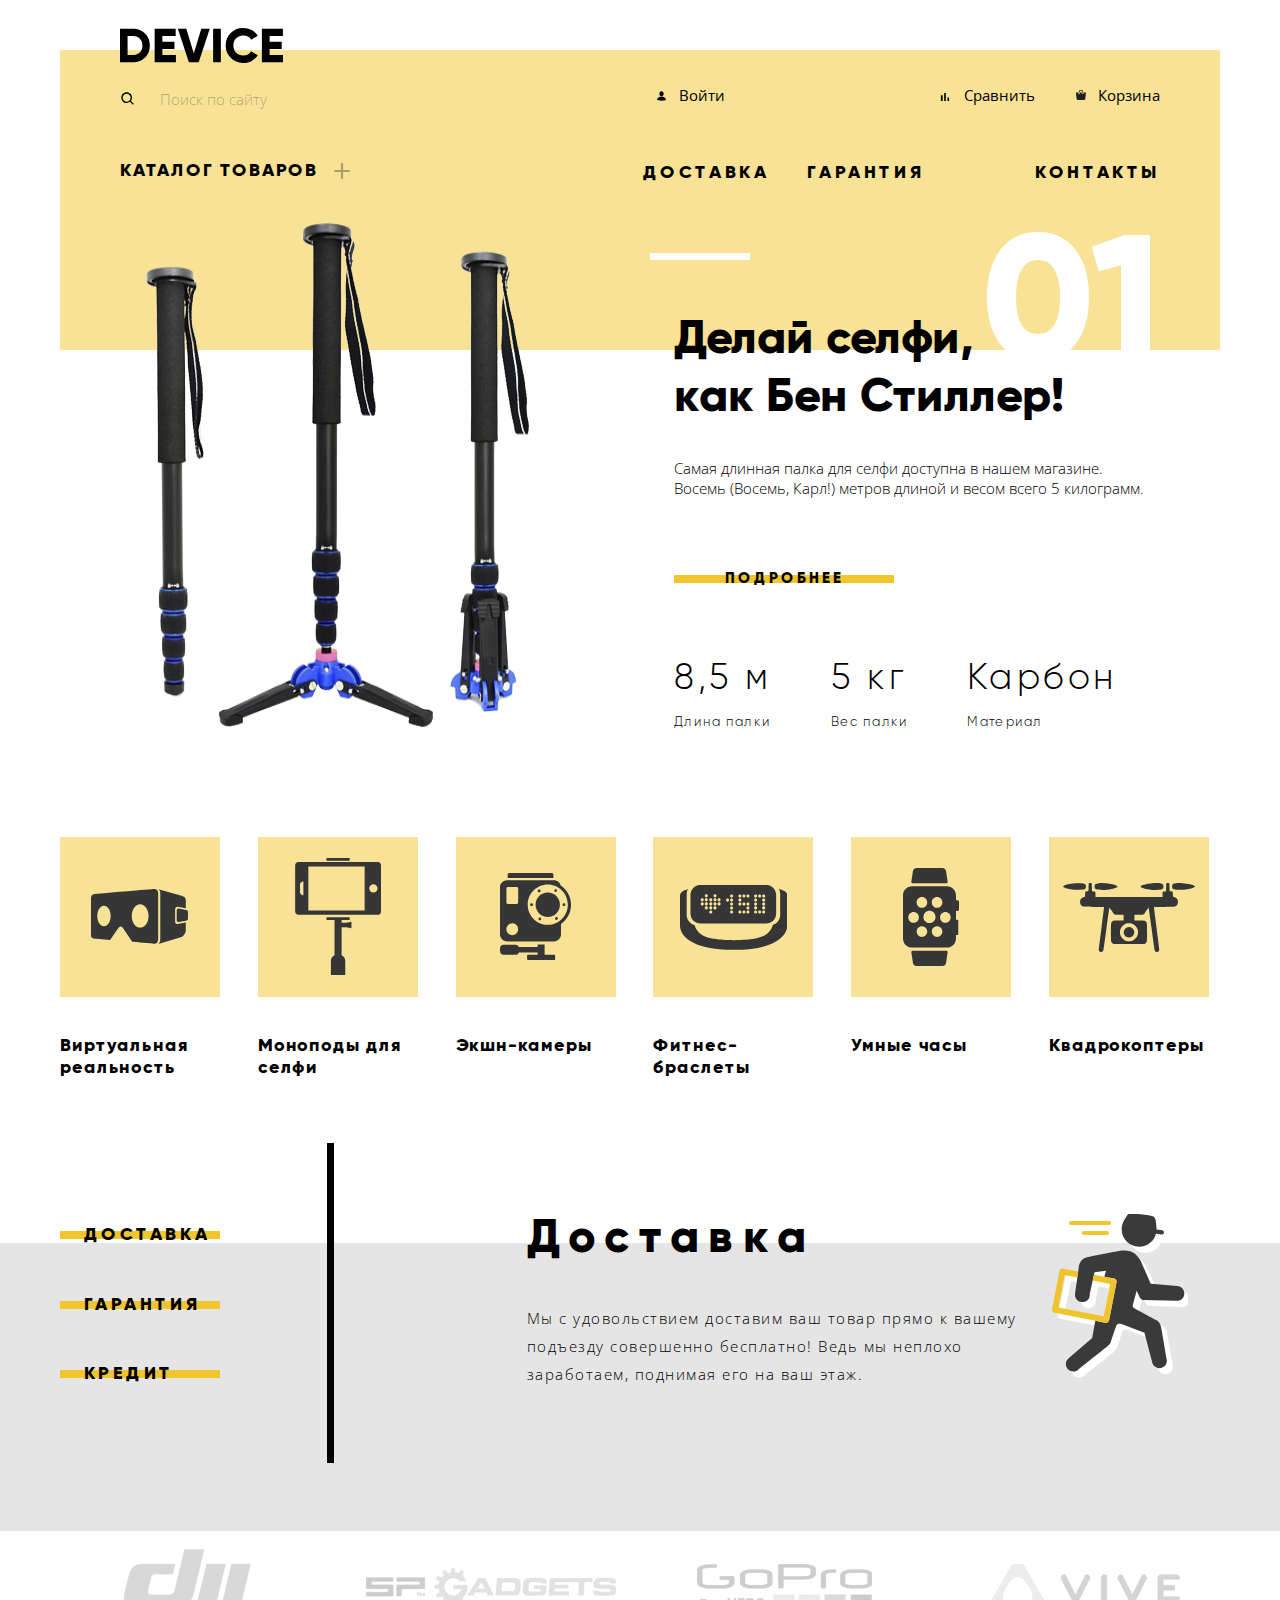
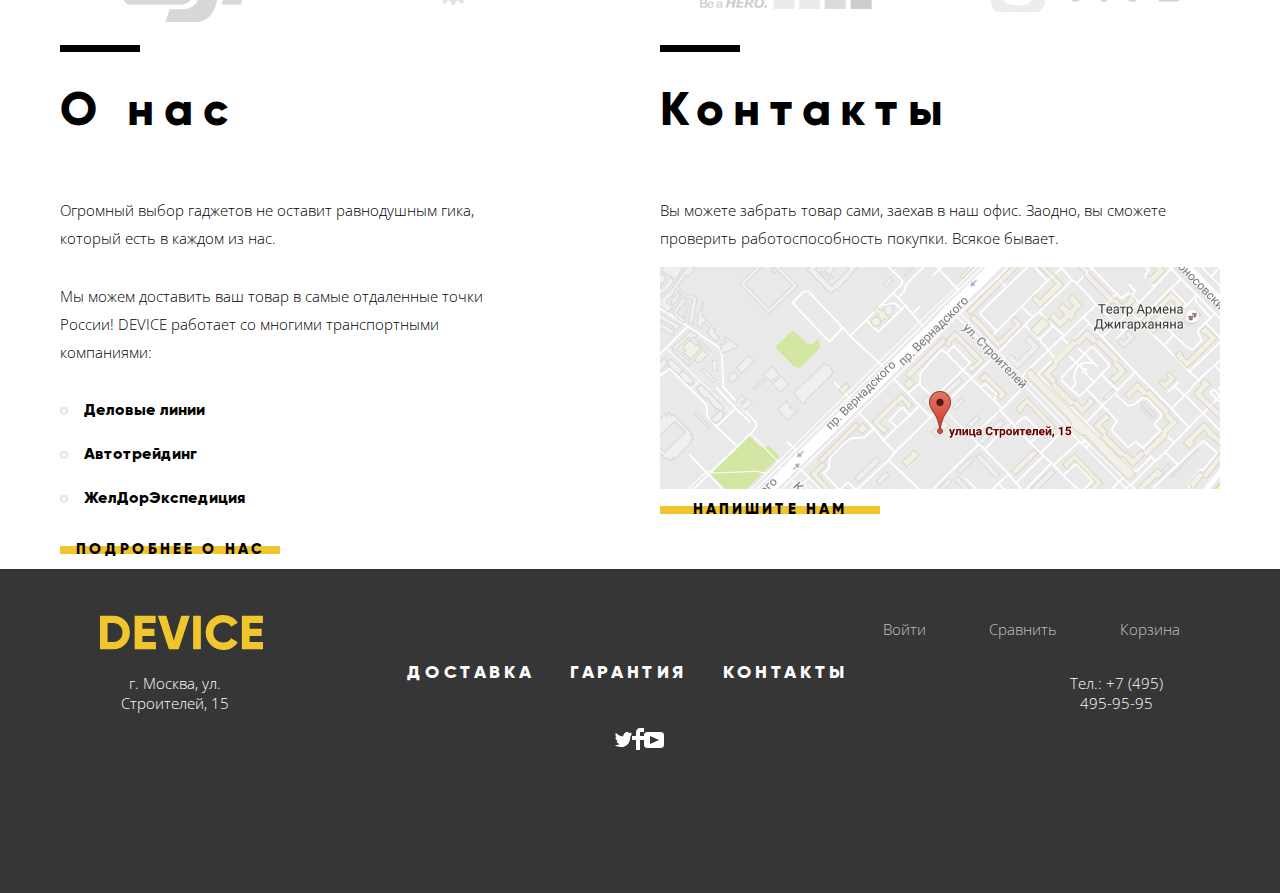
<file: index.html>
<!DOCTYPE html>
<html class="page" lang="ru">
  <head>
    <meta charset="utf-8">
    <title>HTML Academy: Девайс</title>
    <link href="https://fonts.googleapis.com/css2?family=Open+Sans:ital,wght@0,300;0,400;0,600;0,700;0,800;1,300;1,400;1,600;1,700;1,800&display=swap" rel="stylesheet">
    <link href="css/fonts/stylesheet.css" rel="stylesheet">
    <link rel="stylesheet" href="css/normalize.css">
    <link rel="stylesheet" href="css/style.css">
  </head>
  <body class="page-body">
    <header class="main-header container">
      <a class="header-logo"><img src="img/logo.svg" width="163"  height="35" alt="Логотип компании"></a>
      <div class="header-line-1">
        <form class="header-search-form" action="http://echo.htmlacademy.ru/" method="post">
          <input class="header-search" type="text" name="" value="" placeholder="Поиск по сайту">
          <button class="search-button" type="submit" name="button">Найти</button>
        </form>
        <a href="" class="enter">
          Войти
        </a>
        <a href="" class="compare">
          Сравнить
        </a>
        <a href="" class="urn">
          Корзина
        </a>
      </div>
      <div class="header-line-2">
        <ul class="style-none">
          <li class="catalog-list">
            <a class="product-catalog">
              Каталог товаров
            </a>
            <ul class="style-none menu-c">
              <li><a href="">Виртуальная реальность</a></li>
              <li><a href="">Фитнес-браслеты</a></li>
              <li><a href="">Квадрокоптер</a></li>
              <li><a href="">Моноподы для селфи</a></li>
              <li><a href="">Умные часы</a></li>
              <li><a href="">Экшн-камеры</a></li>
            </ul>
          </li>
        </ul>
        <ul class="style-none service">
          <li><a href="" class="delivery">Доставка</a></li>
          <li><a href="" class="guarantee">Гарантия</a></li>
          <li><a href="" class="contacts">Контакты</a></li>
        </ul>
      </div>
    </header>
    <main>
      <h1 class="visually-hidden">Магазин электроники</h1>
      <section class="main-slider">
        <h2 class="visually-hidden">Популярные товары</h2>
        <img class="slider-img" src="img/1.png" width="384" height="486" alt="Фото самой длянной палки для селфи">
        <div class="slider-description">
          <p class="slider-description-label">Делай селфи, как Бен Стиллер!</p>
          <p class="slider-description-text">Самая длинная палка для селфи доступна в нашем магазине.
             Восемь (Восемь, Карл!) метров длиной и весом всего 5 килограмм.</p>
          <a class="slider-about" href="#">Подробнее</a>
          <ul class="slider-specifications style-none">
            <li>
              <p class="slider-specifications-1">8,5 м</p>
              <p class="slider-specifications-2">Длина палки</p>
            </li>
            <li>
              <p class="slider-specifications-1">5 кг</p>
              <p class="slider-specifications-2">Вес палки</p>
            </li>
            <li>
              <p class="slider-specifications-1">Карбон</p>
              <p class="slider-specifications-2">Материал</p>
            </li>
          </ul>
        </div>
      </section>
      <section class="container popular-section">
        <h2 class="visually-hidden">Каталог товаров</h2>
        <ul class="catalog style-none">
          <li>
            <a class="popular-text vr" href="">Виртуальная реальность</a>
          </li>
          <li>
            <a class="popular-text selfie" href="">Моноподы для селфи</a>
          </li>
          <li>
            <a class="popular-text camera" href="">Экшн-камеры</a>
          </li>
          <li>
            <a class="popular-text clock" href="">Фитнес-браслеты</a>
          </li>
          <li>
            <a class="popular-text clock-2" href="">Умные часы</a>
          </li>
          <li>
            <a class="popular-text copter" href="">Квадрокоптеры</a>
          </li>
        </ul>
      </section>
      <section class="service-section">
        <h2 class="visually-hidden">Сервис</h2>
        <div class="service-slider container">
          <ul class="service-list style-none">
            <li>
              <a class="service-button" href="">Доставка</a>
            </li>
            <li>
              <a class="service-button" href="">Гарантия</a>
            </li>
            <li>
              <a class="service-button" href="">Кредит</a>
            </li>
          </ul>
          <div class="service-text">
            <p><h3>Доставка</h3></p>
            <p>Мы с удовольствием доставим ваш товар прямо к вашему
               подъезду совершенно бесплатно! Ведь мы неплохо
               заработаем, поднимая его на ваш этаж.</p>
          </div>
        </div>
      </section>
      <section class="partners-section container">
        <h2 class="visually-hidden">Компании партнеры</h2>
        <ul class="style-none partners-list">
          <li><img class="dji" src="img/logo-p-1.svg" width="260" height="100" alt="DJI"></li>
          <li><img class="gadgets" src="img/logo-p-2.svg" width="260" height="100" alt="SP GADGETS"></li>
          <li><img class="gopro" src="img/logo-p-3.svg" width="260" height="100" alt="GoPro"></li>
          <li><img class="vive" src="img/logo-p-4.svg" width="260" height="100" alt="VIVE"></li>
        </ul>
      </section>
      <div class="about-us container">
        <section class="about-us-1">
          <h2>О нас</h2>
          <p class="about-us-text">Огромный выбор гаджетов не оставит равнодушным гика,
             который есть в каждом из нас.</p>
          <p class="about-us-text">Мы можем доставить ваш товар в самые отдаленные точки
             России! DEVICE работает со многими транспортными компаниями:</p>
          <ul class="style-none about-ul">
            <li>
              <p>Деловые линии</p>
            </li>
            <li>
              <p>Автотрейдинг</p>
            </li>
            <li>
              <p>ЖелДорЭкспедиция</p>
            </li>
          </ul>
          <a class="slider-about" href="">Подробнее о нас</a>
        </section>
        <section class="about-us-2">
          <h2>Контакты</h2>
          <p class="about-us-text">Вы можете забрать товар сами, заехав в наш офис. Заодно, вы сможете
             проверить работоспособность покупки. Всякое бывает.</p>
          <img src="img/map-1.png" width="560" height="222" alt="Наш адрес: улица Строителей, 15">
          <a class="slider-about" href="">Напишите нам</a>
        </section>
      </div>
      <div class="footer-bg">
      <footer class="footer-line container">
        <section class="footer-line-1">
        <a><img src="img/logo-y.svg" width="163" height="35" alt="Логотип компании"></a>
        <ul class="line-1-list style-none">
          <li><a href="">Войти</a></li>
          <li><a href="">Сравнить</a></li>
          <li><a href="">Корзина</a></li>
        </ul>
        </section>
        <section class="footer-line-2">
          <h2 class="visually-hidden">Наши сервисы</h2>
          <p class="adress">
            г. Москва, ул. Строителей, 15
          </p>
          <ul class="style-none line-2-list">
            <li><a href="">Доставка</a></li>
            <li><a href="">Гарантия</a></li>
            <li><a href="">Контакты</a></li>
          </ul>
          <p>
            Тел.: +7 (495) 495-95-95
          </p>
        </section>
        <section class="smm">
          <h2 class="visually-hidden">Давайте дружить!</h2>
          <ul class="social-column style-none">
            <li>
              <a class="social-networks" href="#" aria-label="twitter">
                <svg width="17" height="17" viewBox="0 0 17 17" fill="none" xmlns="http://www.w3.org/2000/svg">
                <path d="M10.95 1.14403C12.635 0.648028 13.934 1.41403 14.527 2.32303C15.2 2.09203 15.858 1.84203 16.538 1.61503C16.5249 2.30139 16.2117 2.94755 15.681 3.38303C16.366 3.55303 16.985 2.89203 16.985 2.89203C16.816 3.89203 15.979 4.68003 15.422 4.91603C15.191 11.666 12.247 16.133 5.34498 15.998H4.89898C4.48898 15.998 0.734977 15.538 0.000976562 14.111C2.27198 14.307 3.89398 13.689 4.69398 12.934C3.73398 12.634 2.01498 12.457 1.71498 9.98403C2.06398 10.09 2.27898 10.212 2.90498 10.103C1.70498 9.24703 0.373977 8.53003 0.447977 6.33003C0.732977 6.65803 1.51498 6.86603 1.78798 6.80203C1.08498 6.56103 -0.182023 3.44203 0.893977 1.85003C2.71198 3.70403 4.62898 5.45603 8.04598 5.62303C8.25398 3.33003 9.18298 1.79303 10.95 1.14403Z" fill="white"/>
                </svg>
              </a>
            </li>
            <li>
              <a class="social-networks" href="#" aria-label="facebook">
                <svg width="12" height="22" viewBox="0 0 12 22" fill="none" xmlns="http://www.w3.org/2000/svg">
                <path d="M12 4V0H8C5.79086 0 4 1.79086 4 4V8H0V12H4V22H8V12H12V8H8V4H12Z" fill="white"/>
                </svg>
              </a>
            </li>
            <li>
              <a class="social-networks" href="#" aria-label="youtube">
                <svg width="20" height="16" viewBox="0 0 20 16" fill="none" xmlns="http://www.w3.org/2000/svg">
                <path fill-rule="evenodd" clip-rule="evenodd" d="M3 0H17C18.65 0 20 1.35 20 3V13C20 14.65 18.65 16 17 16H3C1.35 16 0 14.65 0 13V3C0 1.35 1.35 0 3 0ZM6.027 4.002V11.998L15.014 8L6.027 4.002Z" fill="white"/>
                </svg>
              </a>
            </li>
          </ul>
        </section>
      </footer>
      </div>
    </main>


























  </body>
</html>
</file>
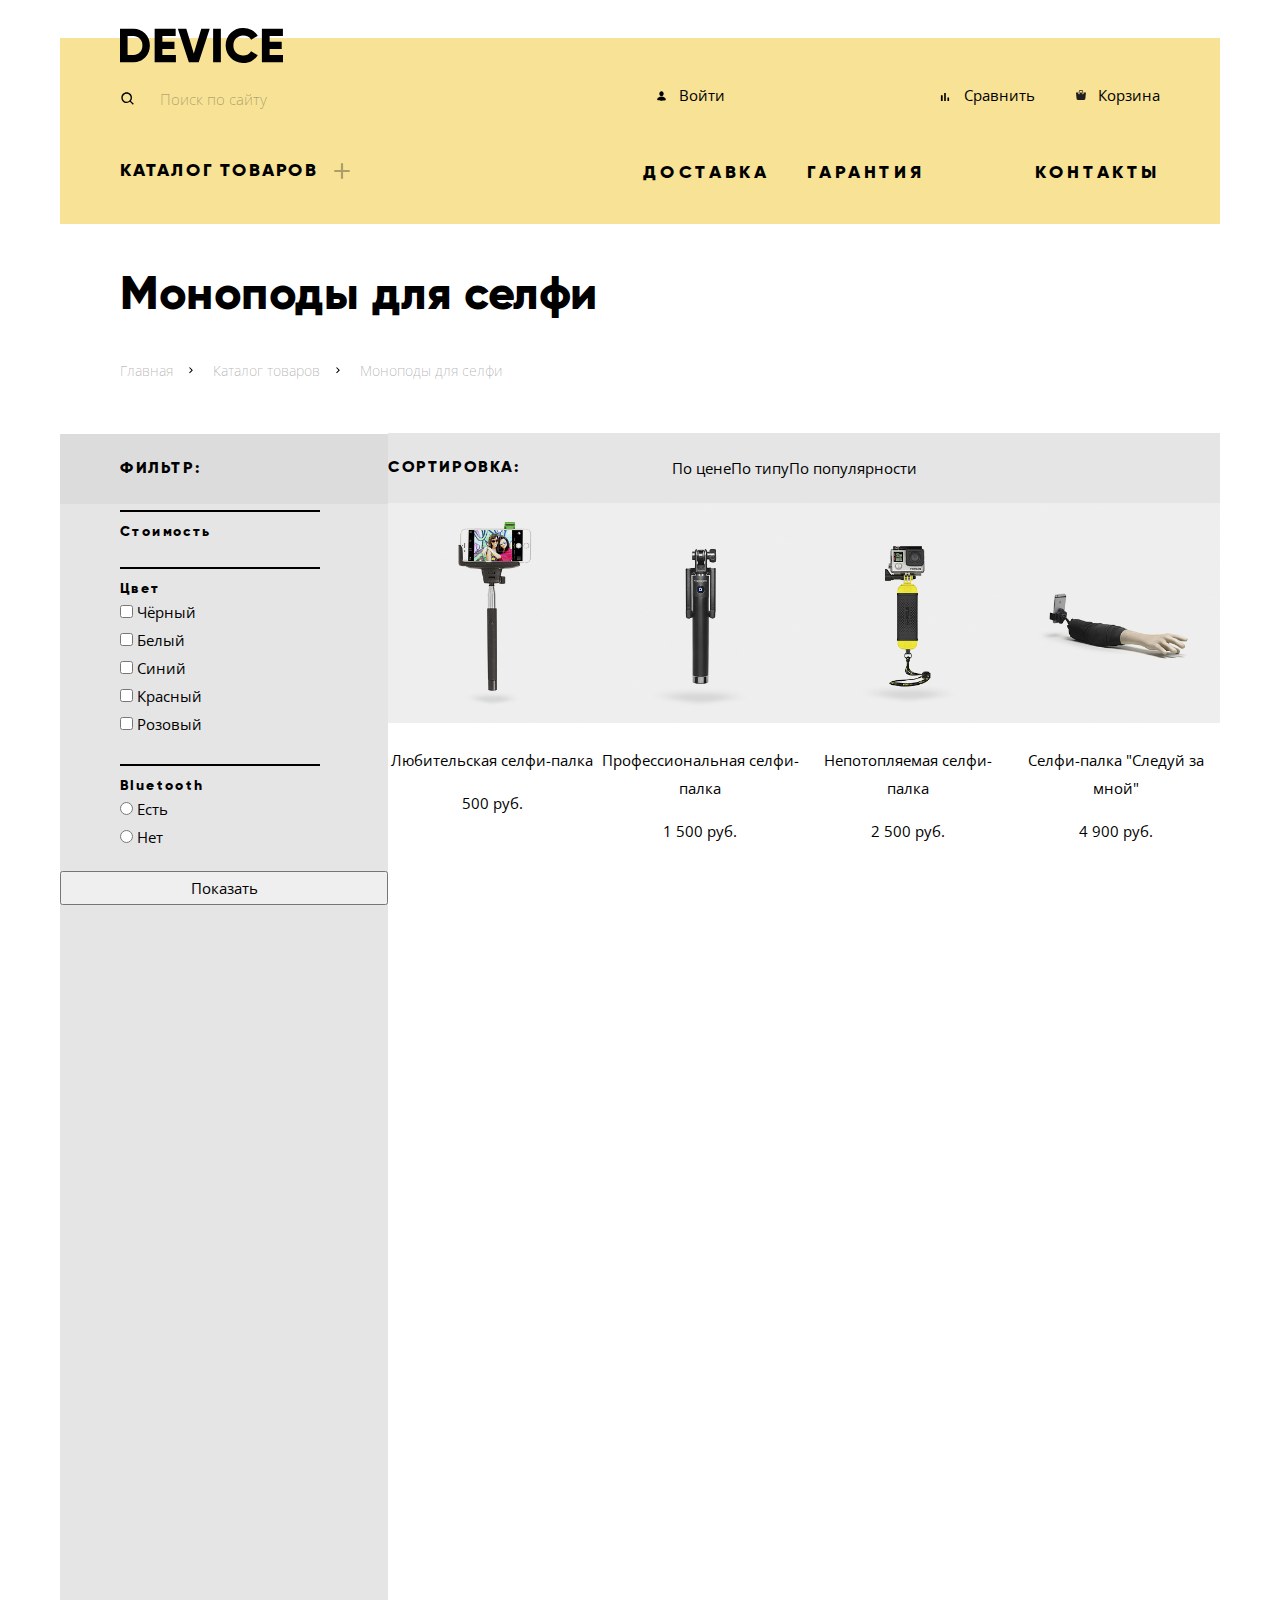
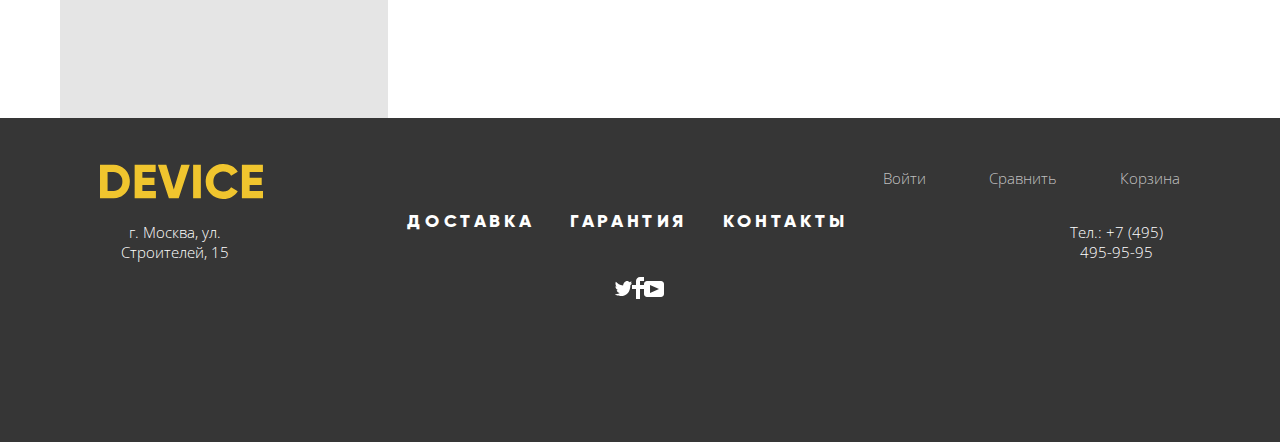
<file: catalog.html>
<!DOCTYPE html>
<html class="page" lang="ru">
  <head>
    <meta charset="utf-8">
    <title>HTML Academy: Девайс</title>
    <link href="https://fonts.googleapis.com/css2?family=Open+Sans:ital,wght@0,300;0,400;0,600;0,700;0,800;1,300;1,400;1,600;1,700;1,800&display=swap" rel="stylesheet">
    <link href="css/fonts/stylesheet.css" rel="stylesheet">
    <link rel="stylesheet" href="css/normalize.css">
    <link rel="stylesheet" href="css/style.css">
  </head>
  <body class="page-body">
    <header class="catalog-header container">
      <a class="header-logo"><img src="img/logo.svg" width="163"  height="35" alt="Логотип компании"></a>
      <div class="header-line-1">
        <form class="header-search-form" action="http://echo.htmlacademy.ru/" method="post">
          <input class="header-search" type="text" name="" value="" placeholder="Поиск по сайту">
          <button class="search-button" type="submit" name="button">Найти</button>
        </form>
        <a href="" class="enter">
          Войти
        </a>
        <a href="" class="compare">
          Сравнить
        </a>
        <a href="" class="urn">
          Корзина
        </a>
      </div>
      <div class="header-line-2">
        <ul class="style-none">
          <li class="catalog-list">
            <a class="product-catalog">
              Каталог товаров
            </a>
            <ul class="style-none menu-c">
              <li><a href="">Виртуальная реальность</a></li>
              <li><a href="">Фитнес-браслеты</a></li>
              <li><a href="">Квадрокоптер</a></li>
              <li><a href="">Моноподы для селфи</a></li>
              <li><a href="">Умные часы</a></li>
              <li><a href="">Экшн-камеры</a></li>
            </ul>
          </li>
        </ul>
        <ul class="style-none service">
          <li><a href="" class="delivery">Доставка</a></li>
          <li><a href="" class="guarantee">Гарантия</a></li>
          <li><a href="" class="contacts">Контакты</a></li>
        </ul>
      </div>
    </header>
    <main>
      <section class="crumb container">
        <h2>Моноподы для селфи</h2>
        <ul class="crumb-list style-none">
          <li><a href="">Главная</a></li>
          <li><a href="">Каталог товаров</a></li>
          <li><a href="">Моноподы для селфи</a></li>
        </ul>
      </section>
      <div class="filter-section container">
        <section class="filter">
          <form class="filter-form" action="http://echo.htmlacademy.ru/" method="post">
            <h2>Фильтр:</h2>
            <fieldset class="filter-1">
              <legend class="filter-legend">Стоимость</legend>
            </fieldset>
            <fieldset class="filter-2">
              <legend class="filter-legend">Цвет</legend>
            <label>
              <input type="checkbox" name="" value="">
              Чёрный
            </label>
            <label>
              <input type="checkbox" name="" value="">
              Белый
            </label>
            <label>
              <input type="checkbox" name="" value="">
              Синий
            </label>
            <label>
              <input type="checkbox" name="" value="">
              Красный
            </label>
            <label>
              <input type="checkbox" name="" value="">
              Розовый
            </label>
          </fieldset>
          <fieldset class="filter-3">
            <legend class="filter-legend">Bluetooth</legend>
            <label>
              <input type="radio" name="bluetooth" value="Да">
              Есть
            </label>
            <label>
              <input type="radio" name="bluetooth" value="Нет">
              Нет
            </label>
          </fieldset>
          <button type="submit">Показать</button>
          </form>
        </section>
        <section class="sort-section">
          <h2 class="visually-hidden">Результаты поиска</h2>
          <div class="sort">
            <p>Сортировка:</p>
            <ul class="sort-result style-none">
              <li><a href=""></a>По цене</li>
              <li><a href=""></a>По типу</li>
              <li><a href=""></a>По популярности</li>
            </ul>
          <a class="down-arrow actived-arrow" href="" aria-label="сортировать по убыванию">
          </a>
          <a class="up-arrow" href="" aria-label="сортировать по возрастанию">
          </a>
          </div>
          <ul class="sort-result-list style-none">
            <li>
              <img src="img/item-1.jpg" width="360px" height="380px" alt="">
              <p>Любительская селфи-палка</p>
              <p> 500 руб.</p>
            </li>
            <li>
              <img src="img/item-2.jpg" width="360" height="380" alt="">
              <p>Профессиональная селфи-палка</p>
              <p>1 500 руб.</p>
            </li>
            <li>
              <img src="img/item-3.jpg" width="360" height="380" alt="">
              <p>Непотопляемая селфи-палка</p>
              <p>2 500 руб.</p>
            </li>
            <li>
              <img src="img/item-4.jpg" width="360" height="380" alt="">
              <p>Селфи-палка "Следуй за мной"</p>
              <p>4 900 руб.</p>
            </li>
          </ul>
        </section>
      </div>






    </main>
    <div class="footer-bg">
    <footer class="footer-line container">
      <section class="footer-line-1">
      <a><img src="img/logo-y.svg" width="163" height="35" alt="Логотип компании"></a>
      <ul class="line-1-list style-none">
        <li><a href="">Войти</a></li>
        <li><a href="">Сравнить</a></li>
        <li><a href="">Корзина</a></li>
      </ul>
      </section>
      <section class="footer-line-2">
        <h2 class="visually-hidden">Наши сервисы</h2>
        <p class="adress">
          г. Москва, ул. Строителей, 15
        </p>
        <ul class="style-none line-2-list">
          <li><a href="">Доставка</a></li>
          <li><a href="">Гарантия</a></li>
          <li><a href="">Контакты</a></li>
        </ul>
        <p>
          Тел.: +7 (495) 495-95-95
        </p>
      </section>
      <section class="smm">
        <h2 class="visually-hidden">Давайте дружить!</h2>
        <ul class="social-column style-none">
          <li>
            <a class="social-networks" href="#" aria-label="twitter">
              <svg width="17" height="17" viewBox="0 0 17 17" fill="none" xmlns="http://www.w3.org/2000/svg">
              <path d="M10.95 1.14403C12.635 0.648028 13.934 1.41403 14.527 2.32303C15.2 2.09203 15.858 1.84203 16.538 1.61503C16.5249 2.30139 16.2117 2.94755 15.681 3.38303C16.366 3.55303 16.985 2.89203 16.985 2.89203C16.816 3.89203 15.979 4.68003 15.422 4.91603C15.191 11.666 12.247 16.133 5.34498 15.998H4.89898C4.48898 15.998 0.734977 15.538 0.000976562 14.111C2.27198 14.307 3.89398 13.689 4.69398 12.934C3.73398 12.634 2.01498 12.457 1.71498 9.98403C2.06398 10.09 2.27898 10.212 2.90498 10.103C1.70498 9.24703 0.373977 8.53003 0.447977 6.33003C0.732977 6.65803 1.51498 6.86603 1.78798 6.80203C1.08498 6.56103 -0.182023 3.44203 0.893977 1.85003C2.71198 3.70403 4.62898 5.45603 8.04598 5.62303C8.25398 3.33003 9.18298 1.79303 10.95 1.14403Z" fill="white"/>
              </svg>
            </a>
          </li>
          <li>
            <a class="social-networks" href="#" aria-label="facebook">
              <svg width="12" height="22" viewBox="0 0 12 22" fill="none" xmlns="http://www.w3.org/2000/svg">
              <path d="M12 4V0H8C5.79086 0 4 1.79086 4 4V8H0V12H4V22H8V12H12V8H8V4H12Z" fill="white"/>
              </svg>
            </a>
          </li>
          <li>
            <a class="social-networks" href="#" aria-label="youtube">
              <svg width="20" height="16" viewBox="0 0 20 16" fill="none" xmlns="http://www.w3.org/2000/svg">
              <path fill-rule="evenodd" clip-rule="evenodd" d="M3 0H17C18.65 0 20 1.35 20 3V13C20 14.65 18.65 16 17 16H3C1.35 16 0 14.65 0 13V3C0 1.35 1.35 0 3 0ZM6.027 4.002V11.998L15.014 8L6.027 4.002Z" fill="white"/>
              </svg>
            </a>
          </li>
        </ul>
      </section>
    </footer>
    </div>
  </body>
</html>
</file>
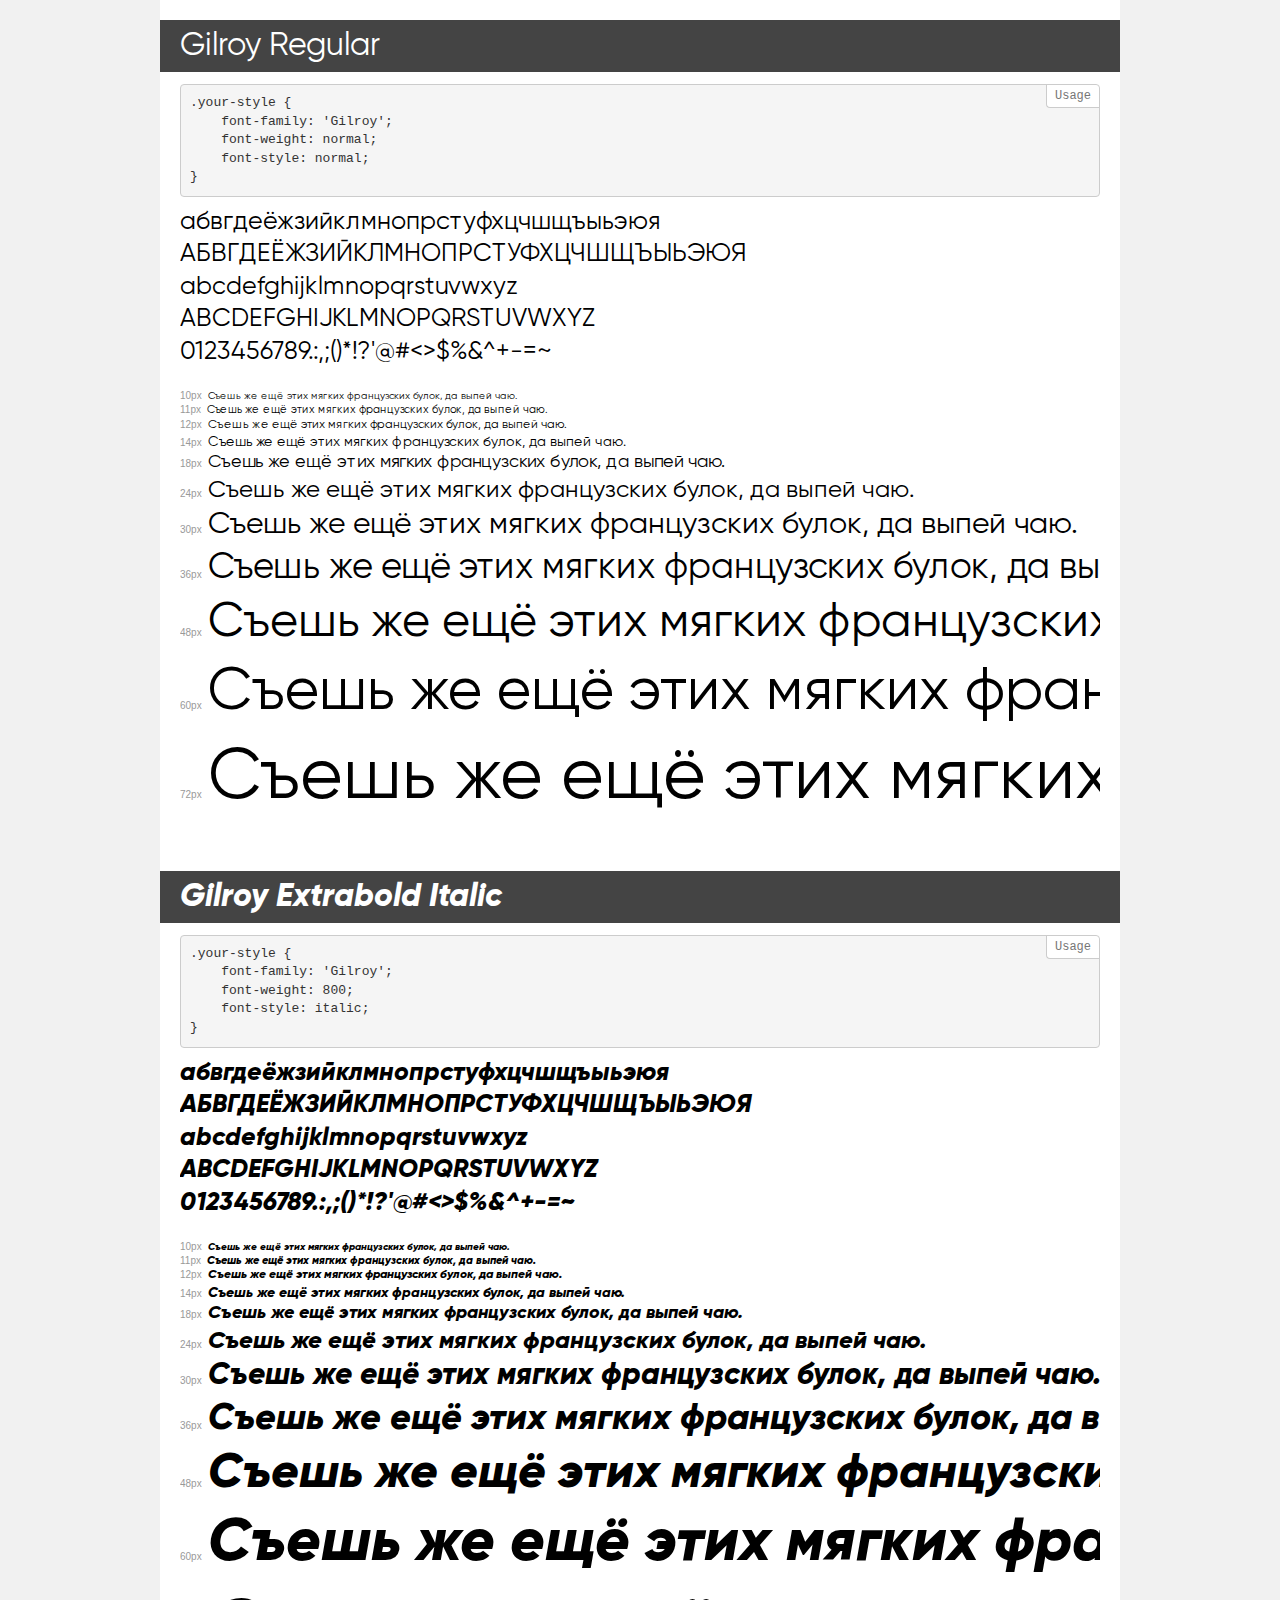
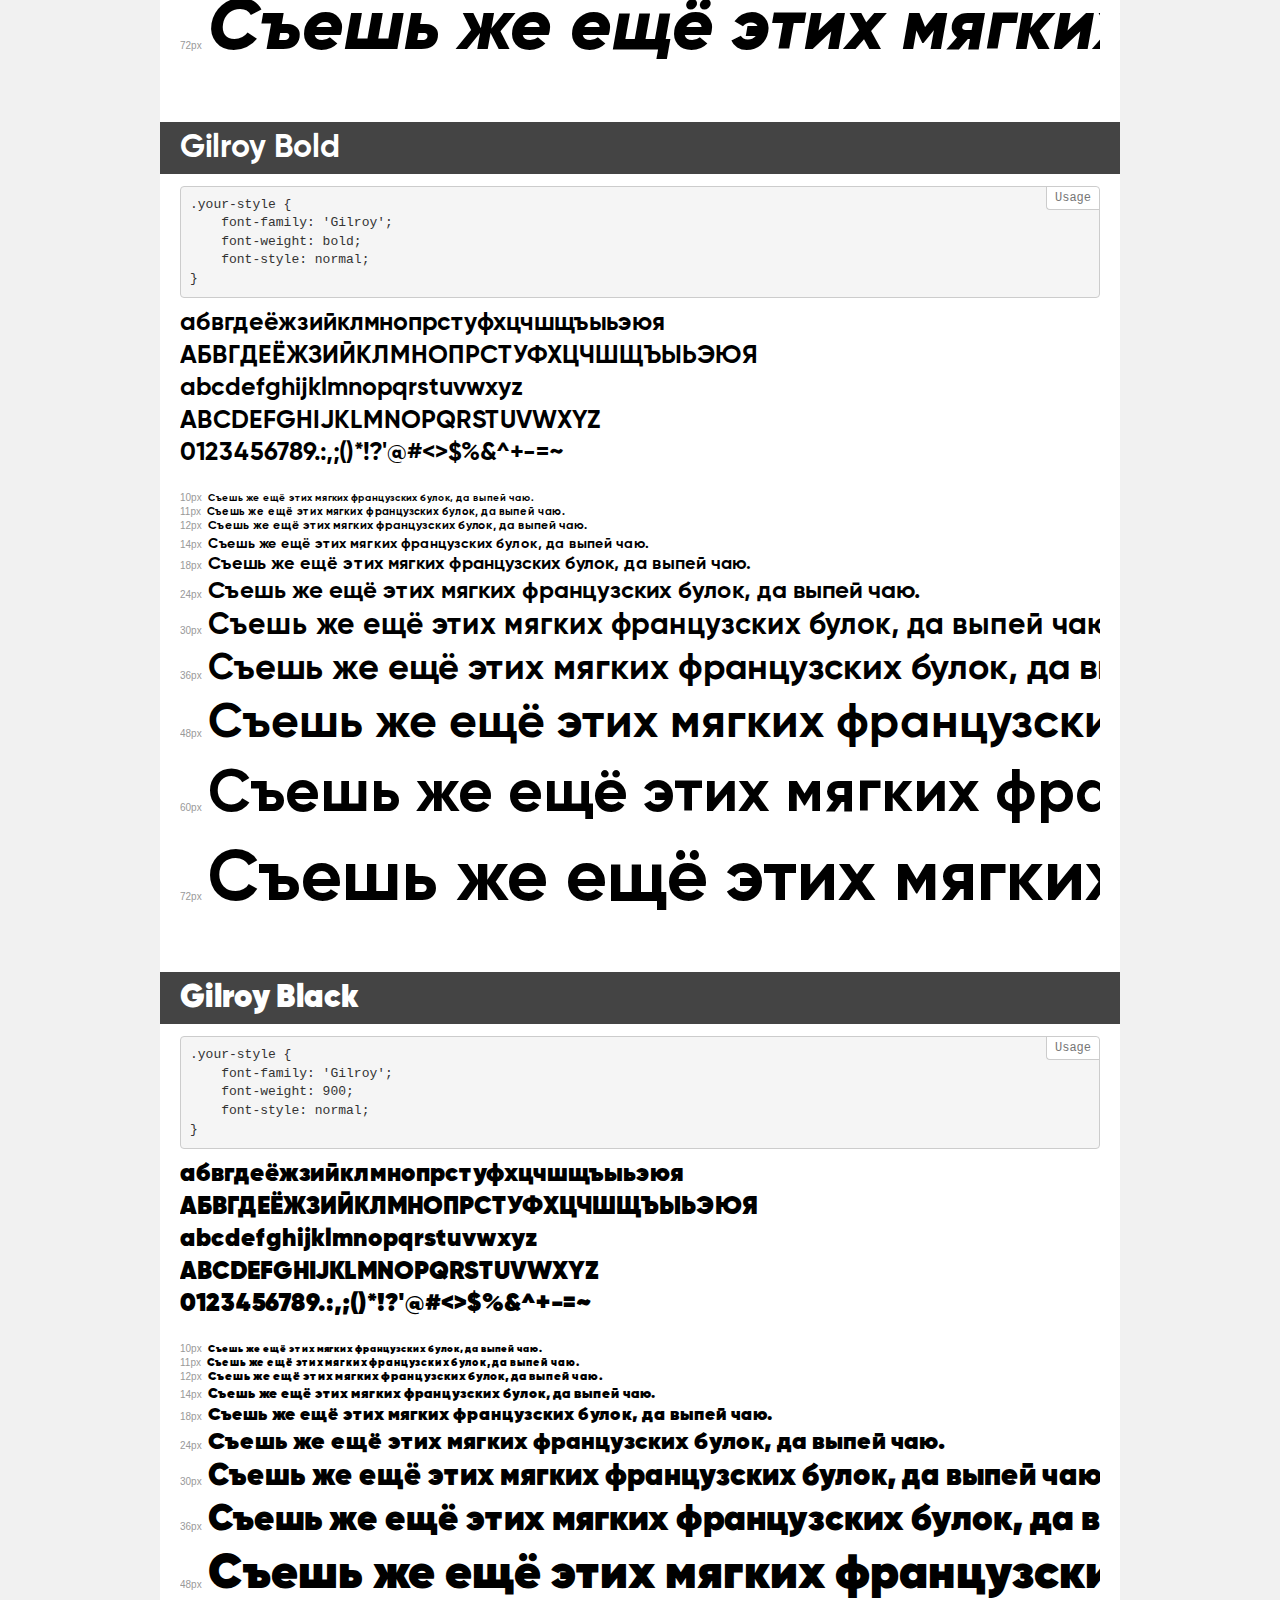
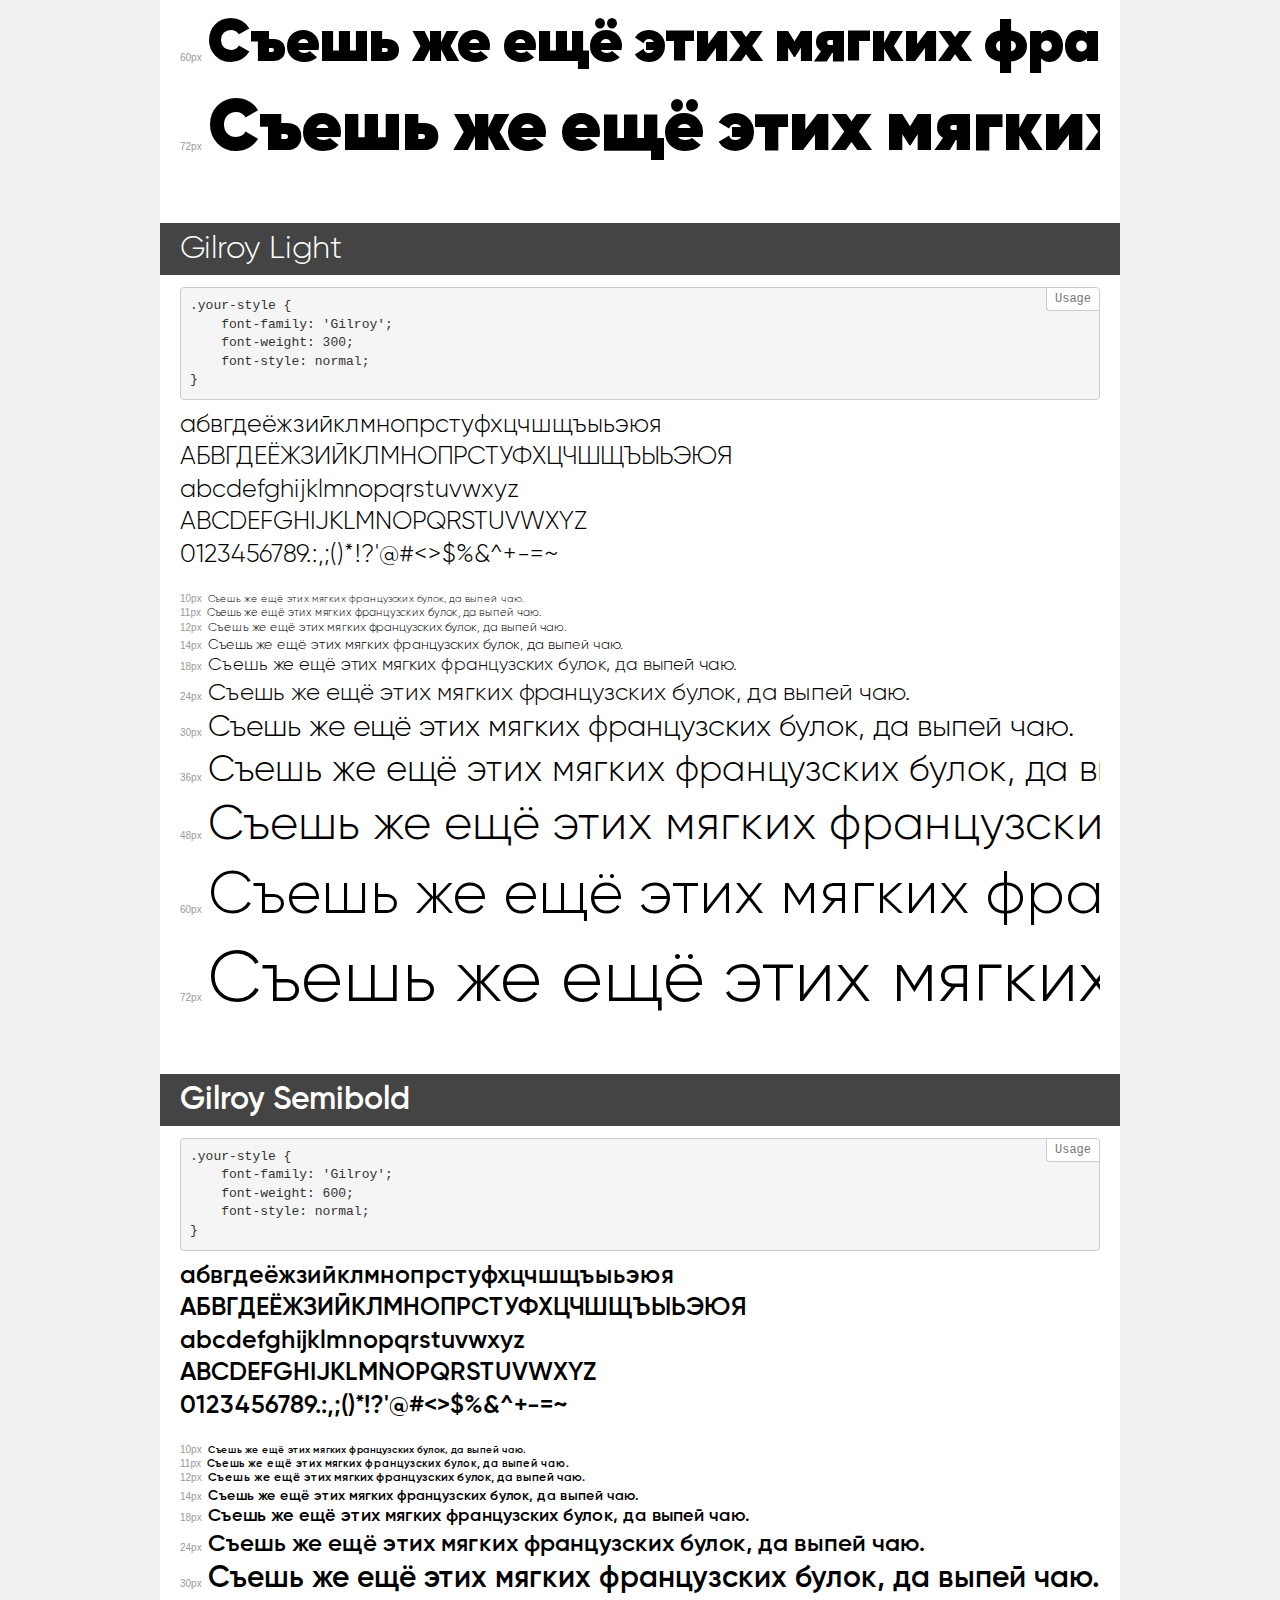
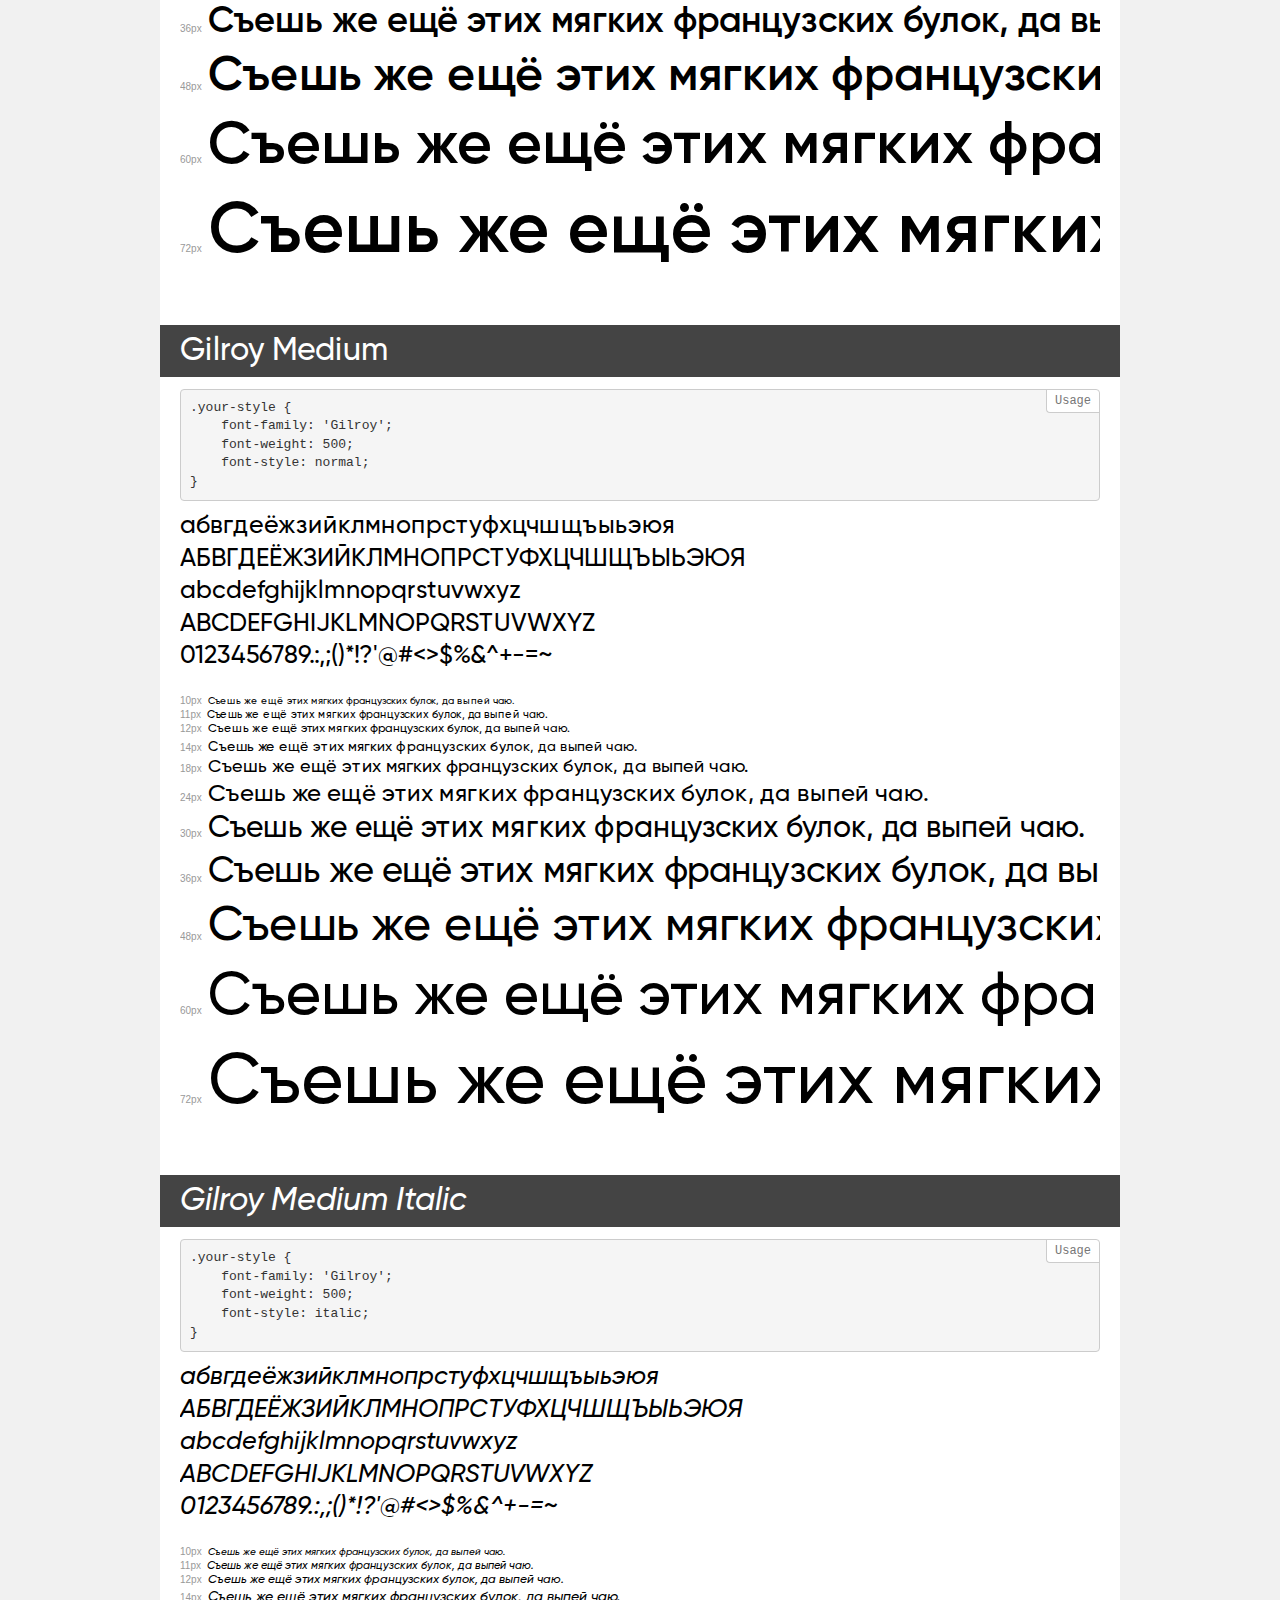
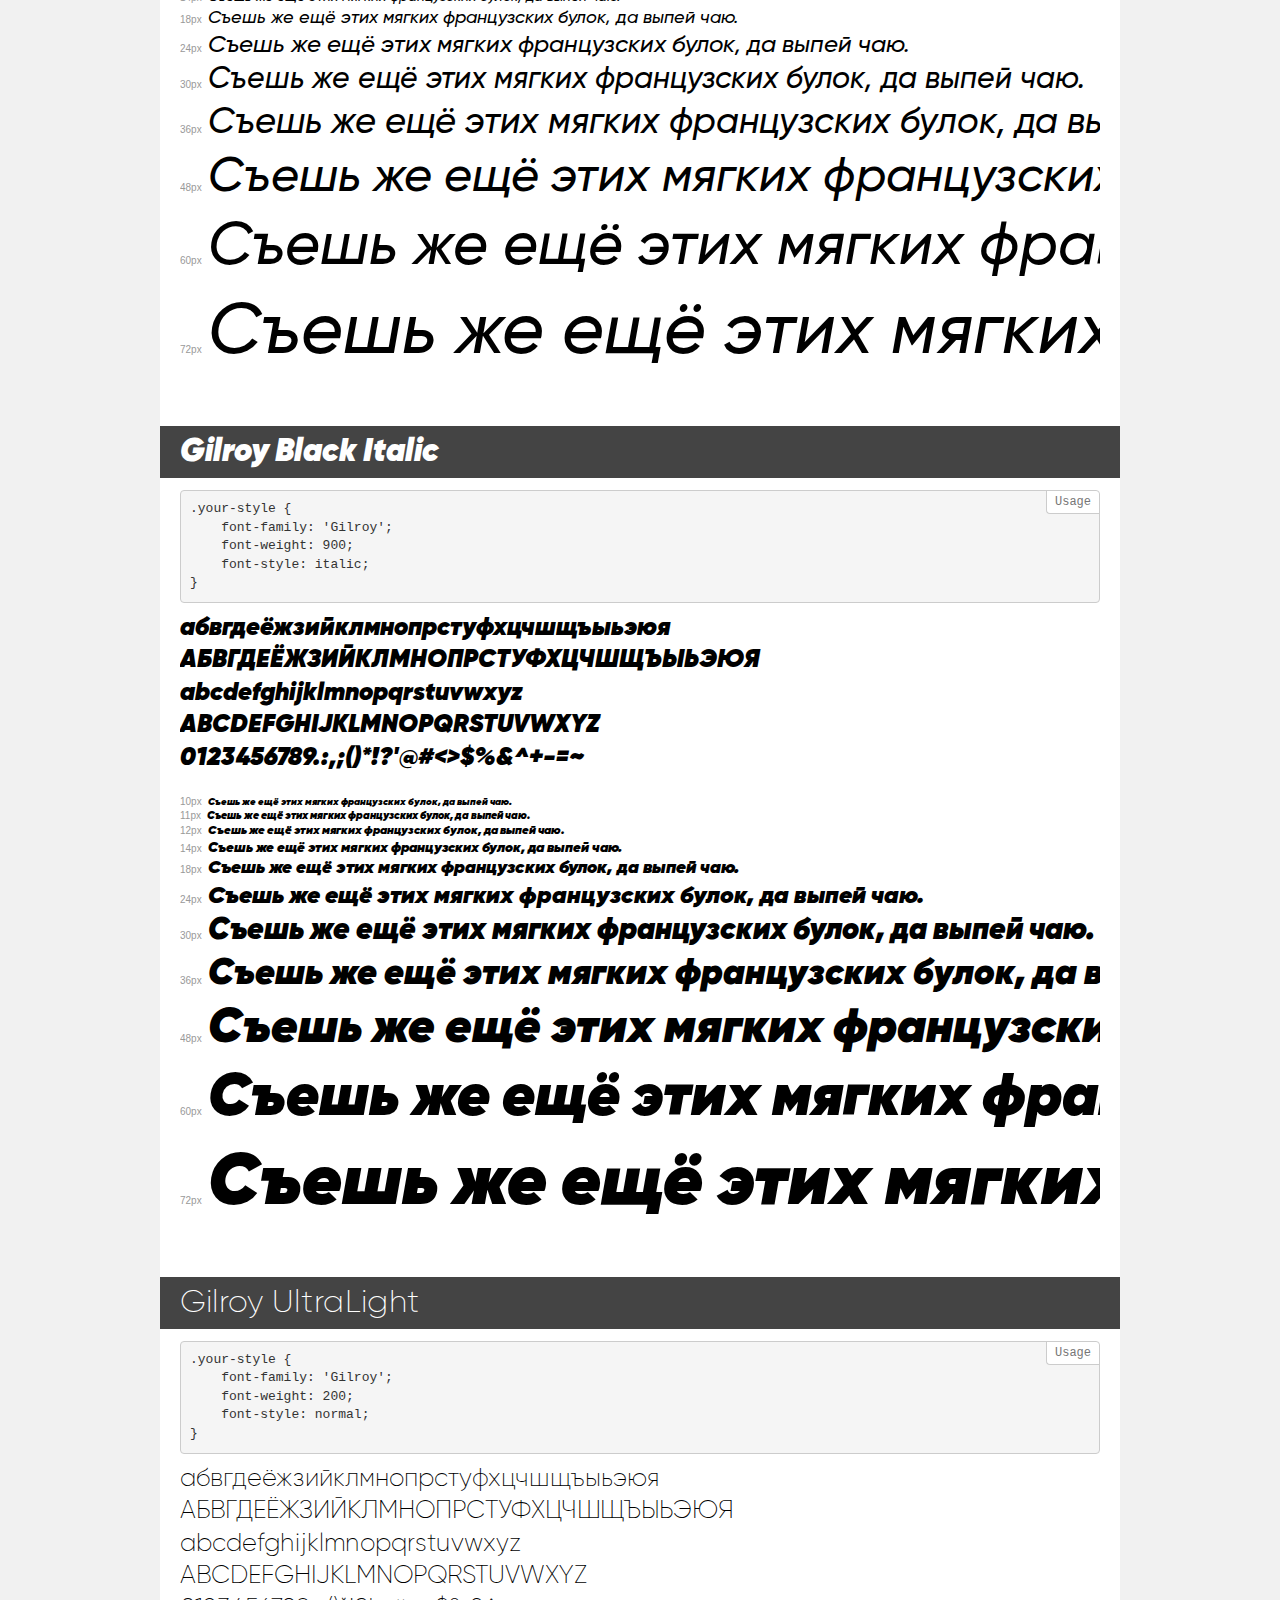
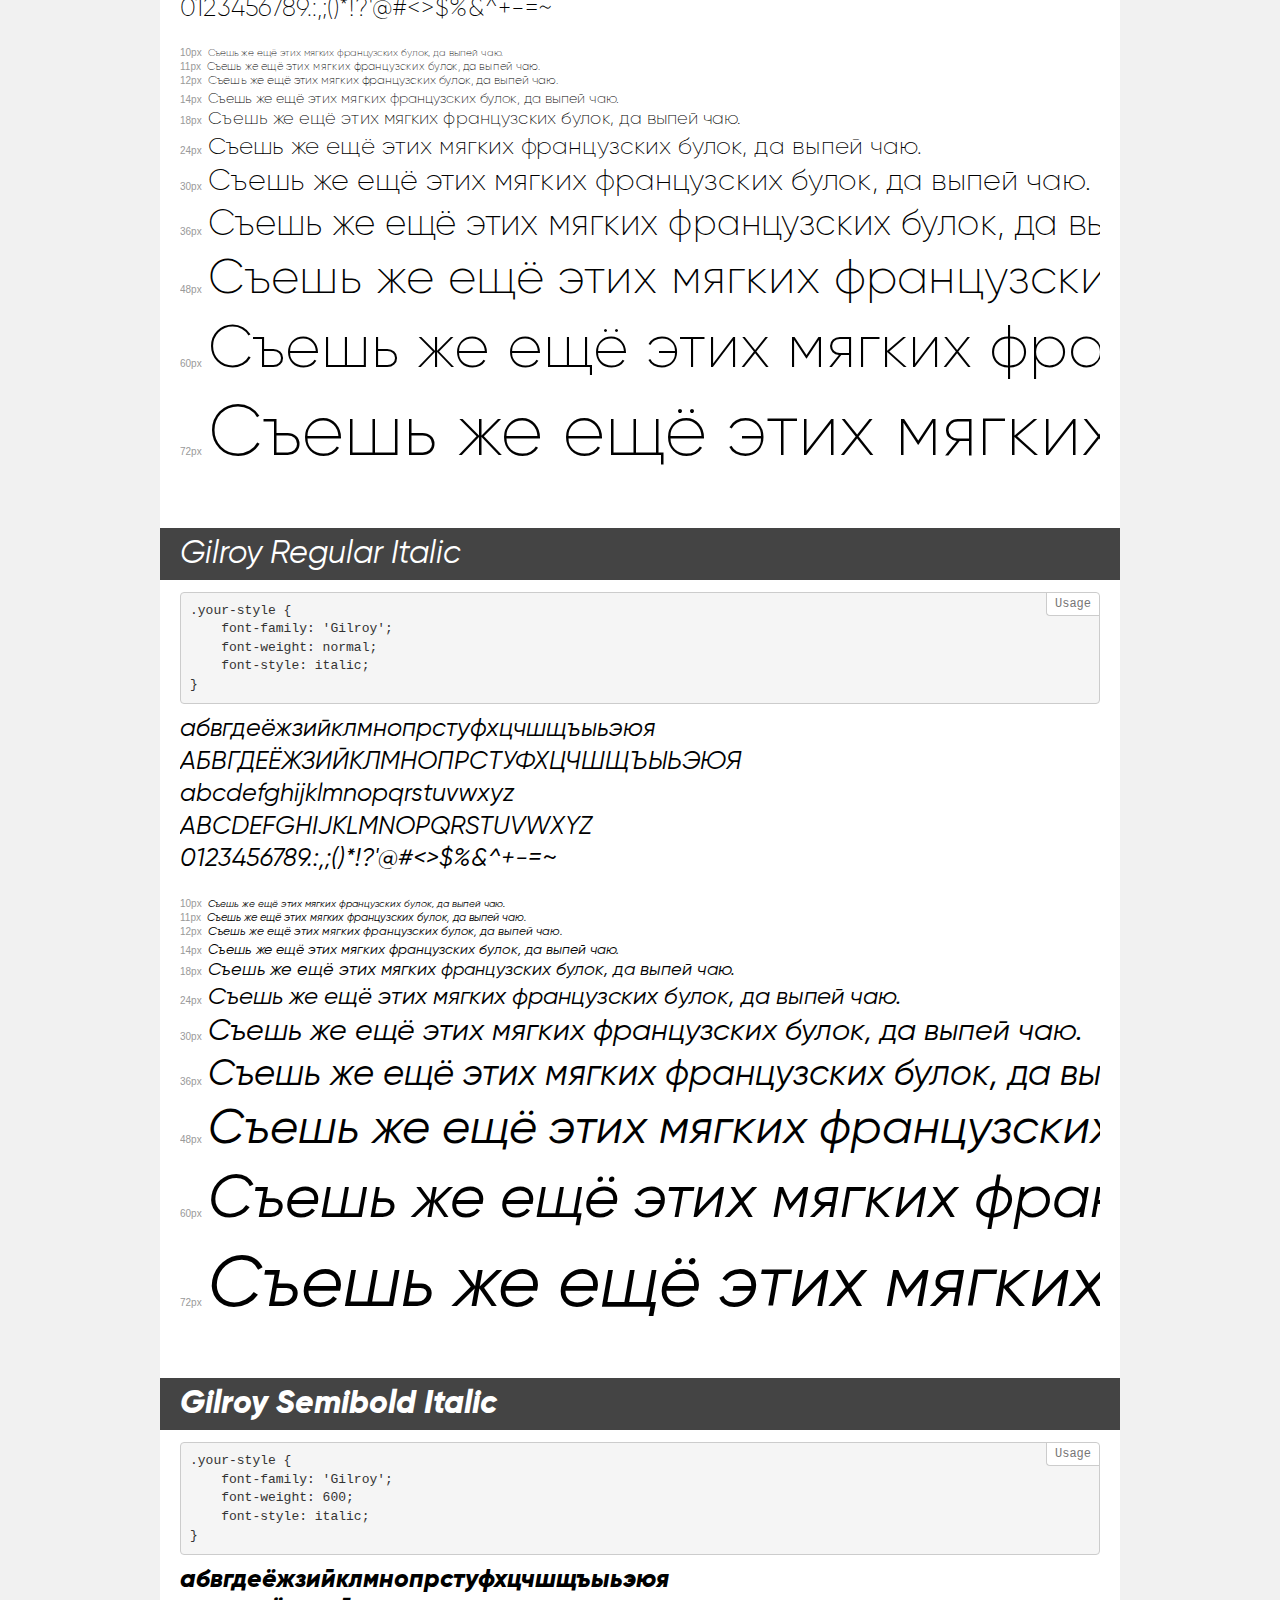
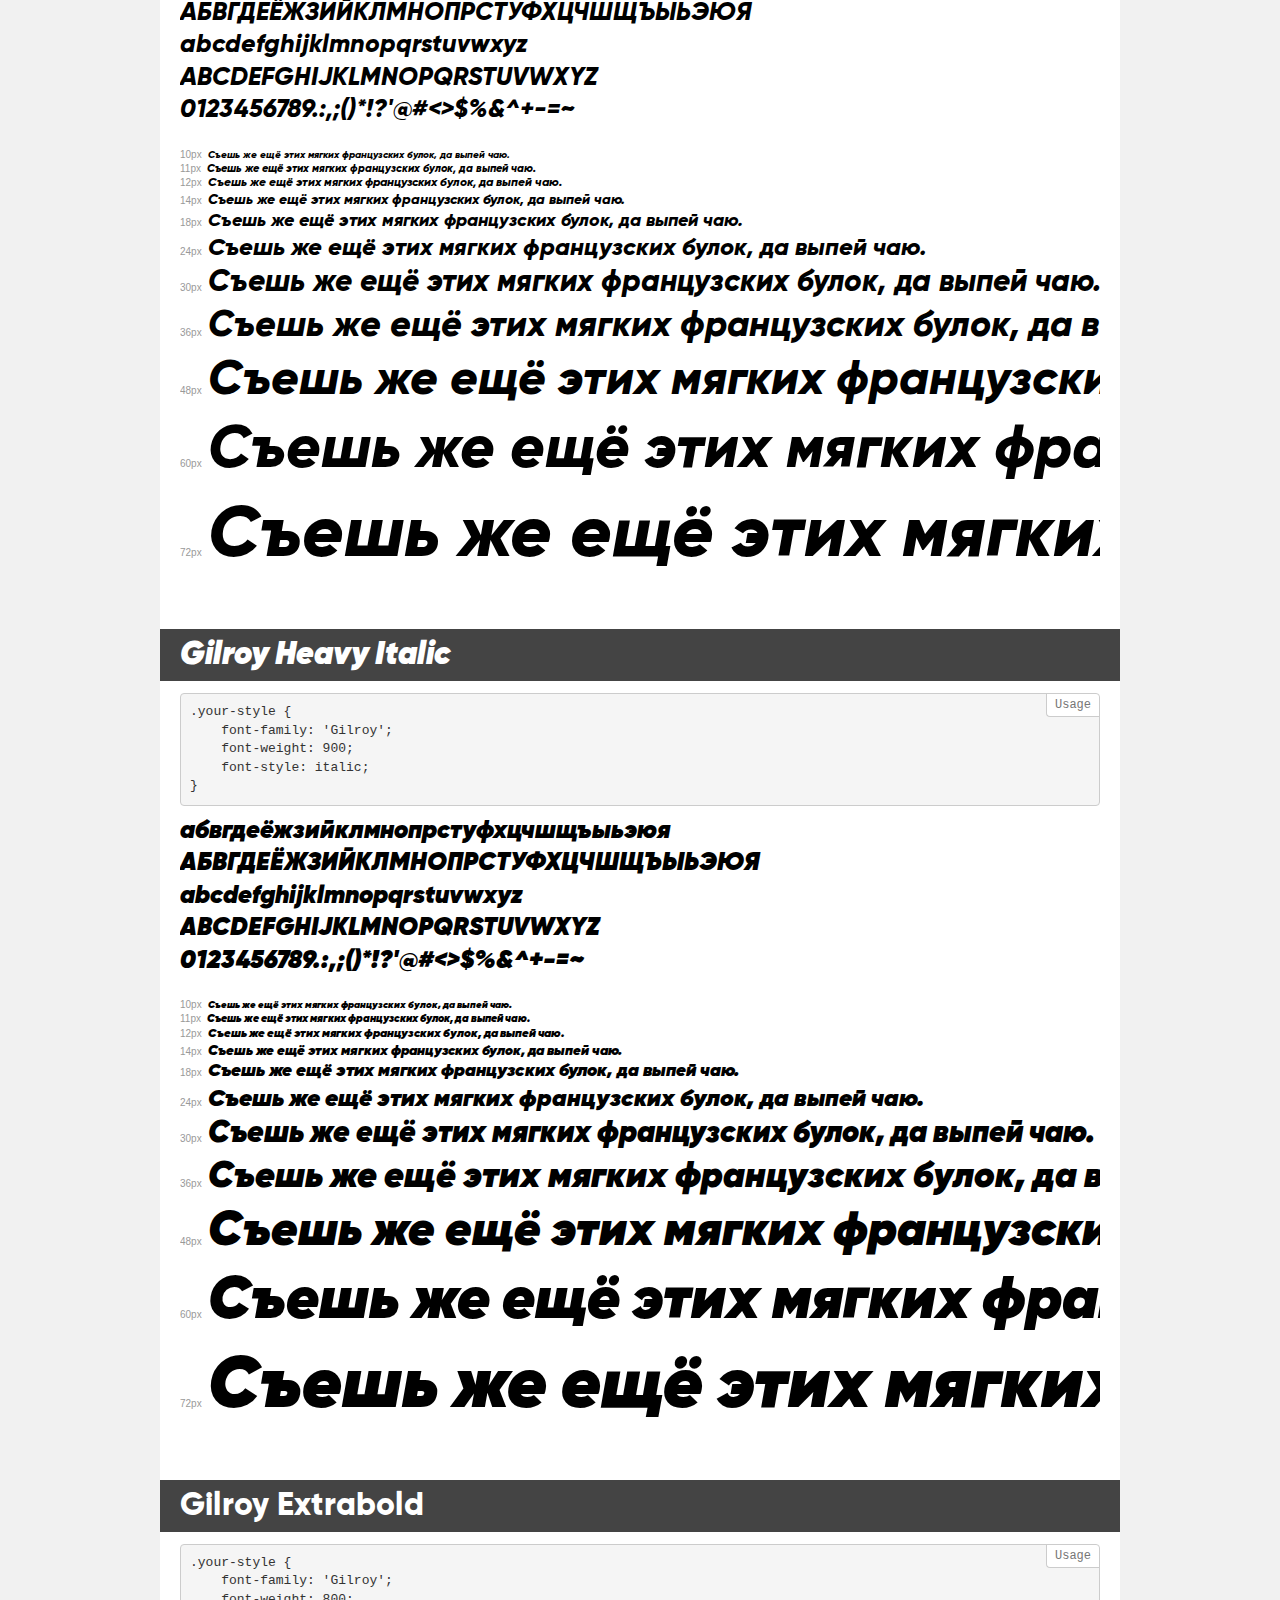
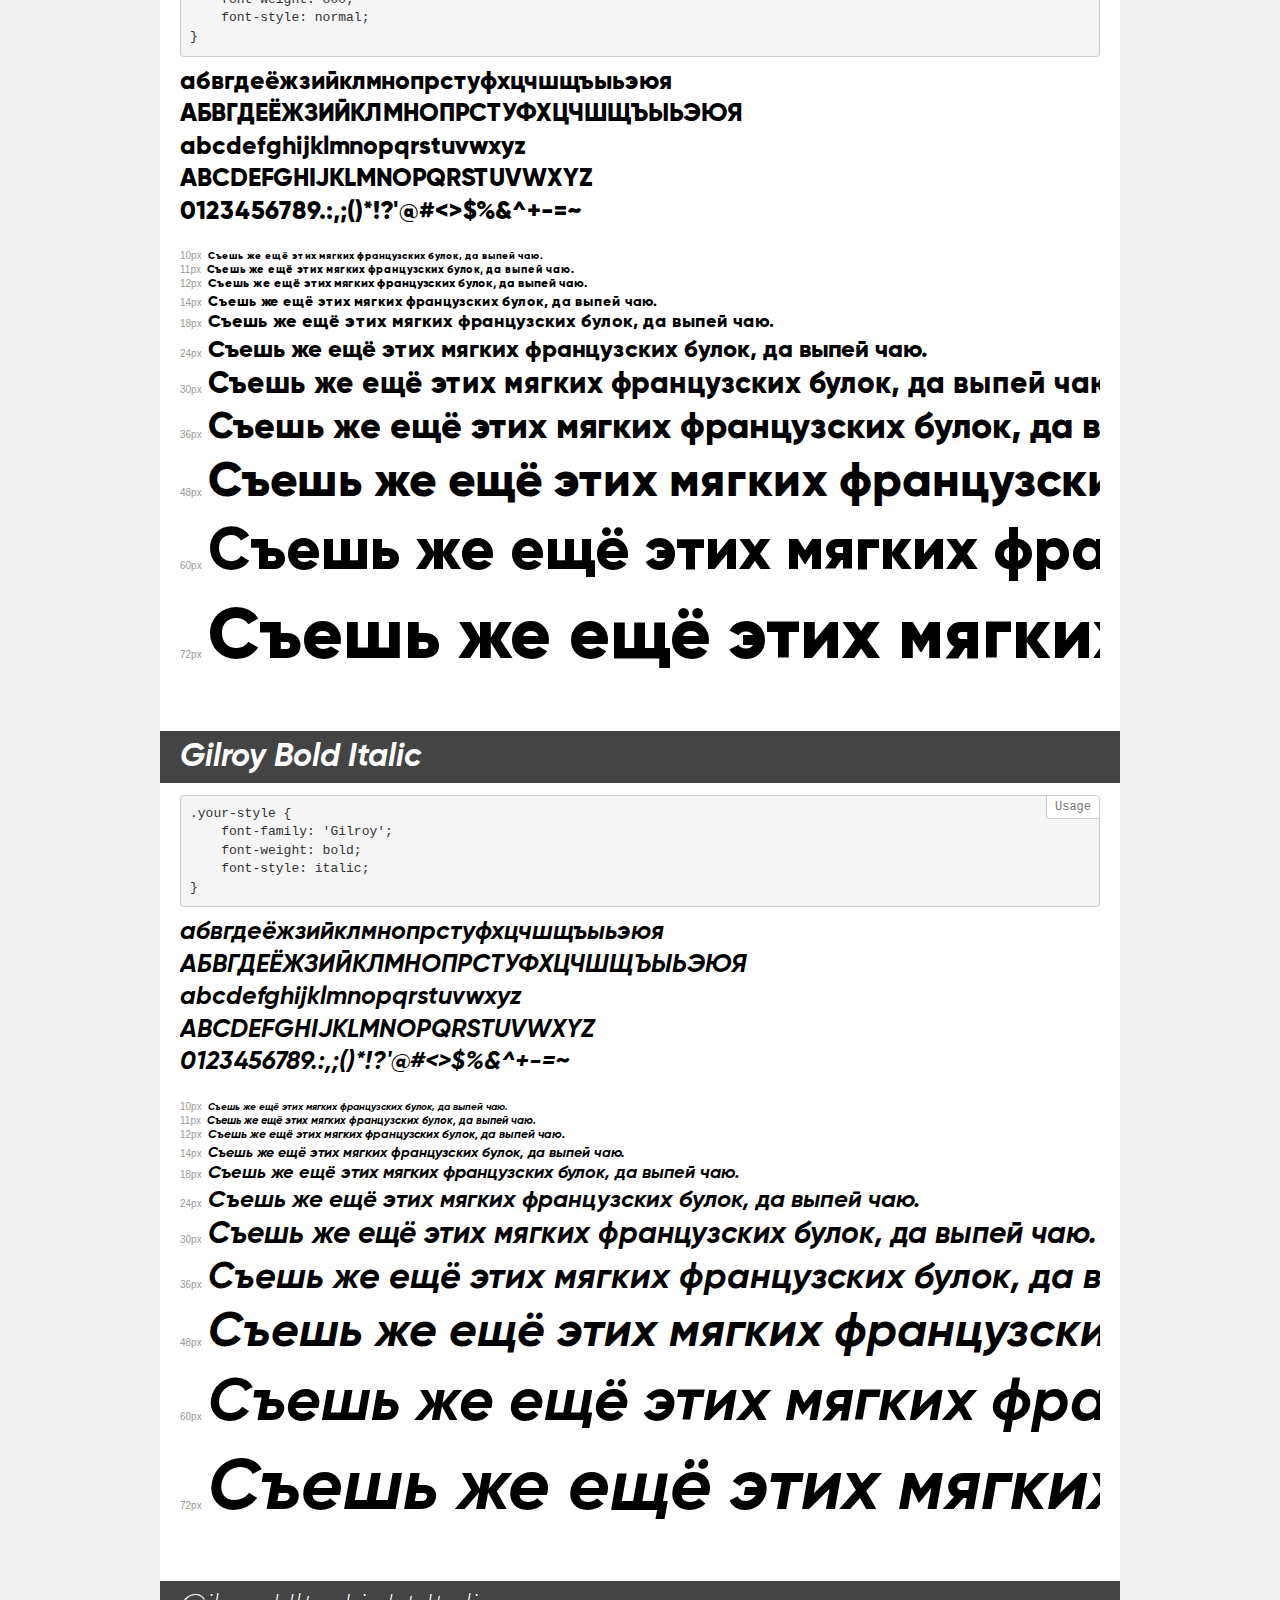
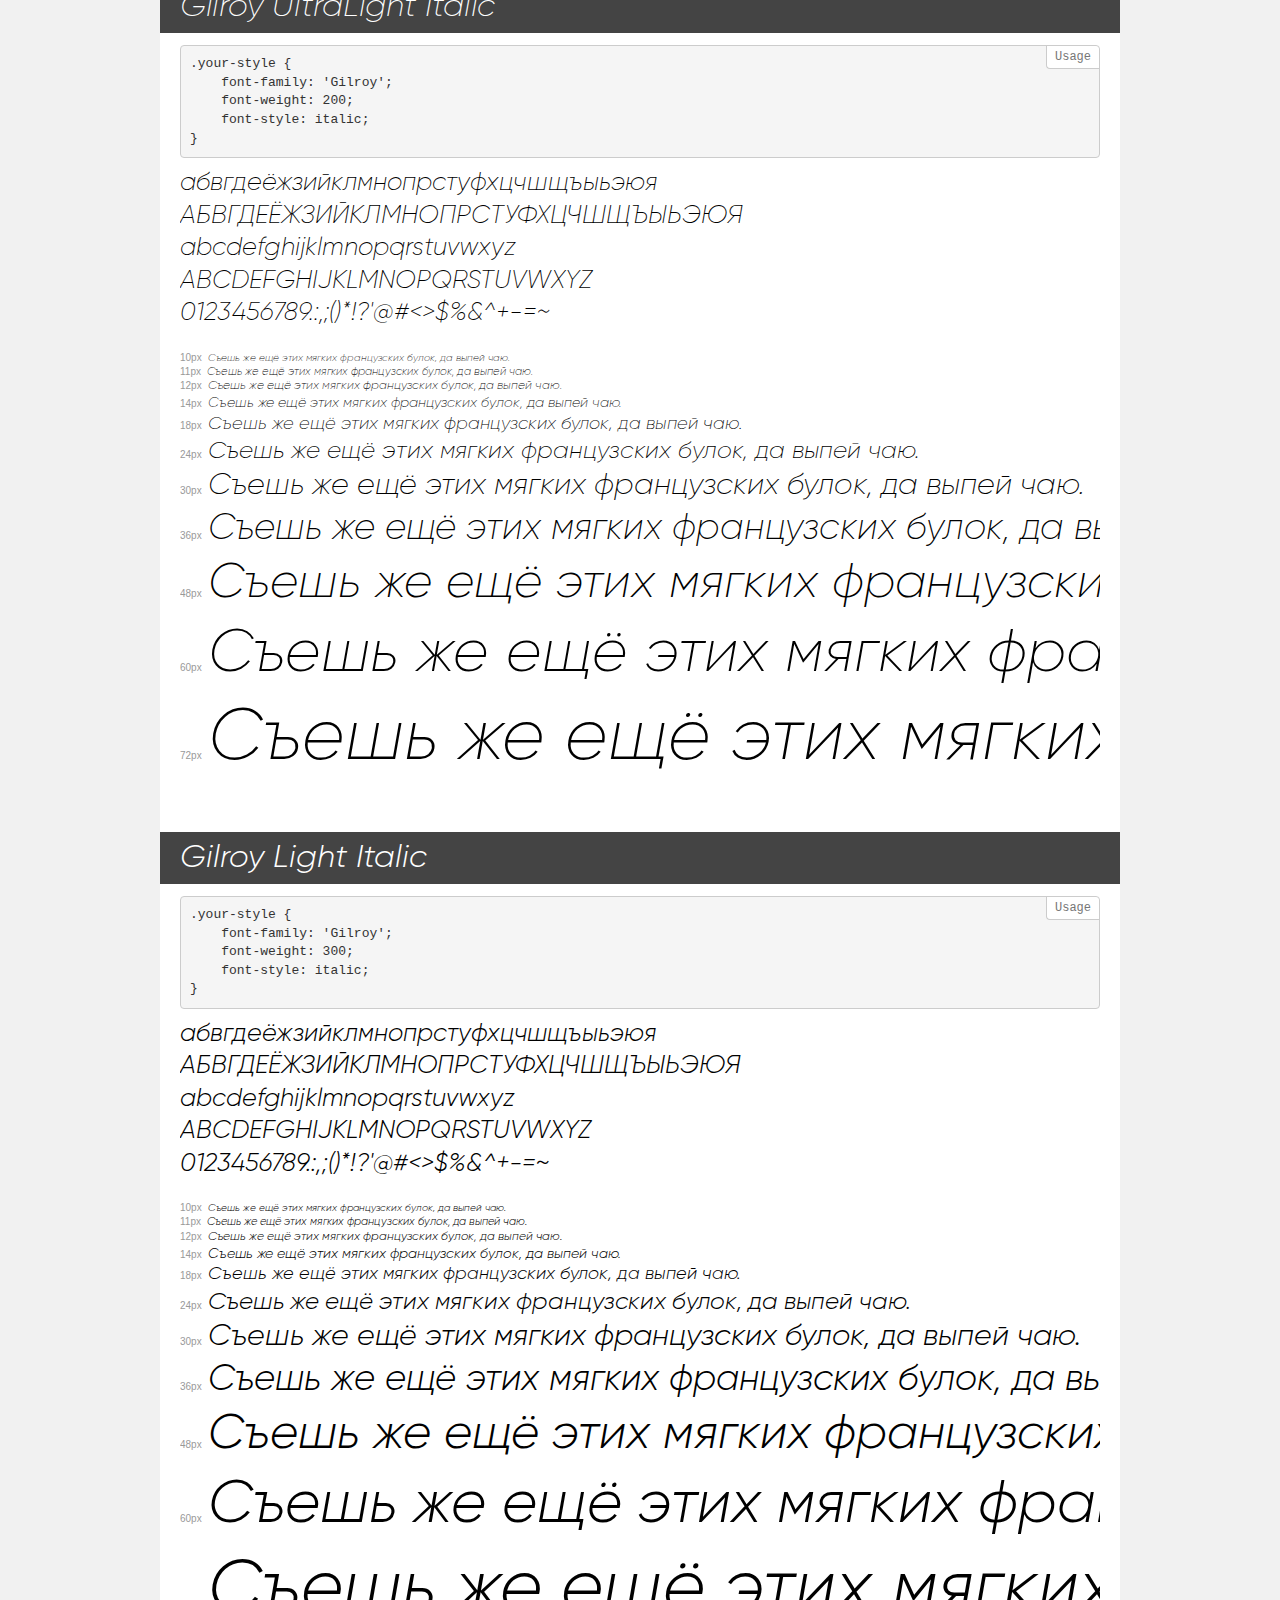
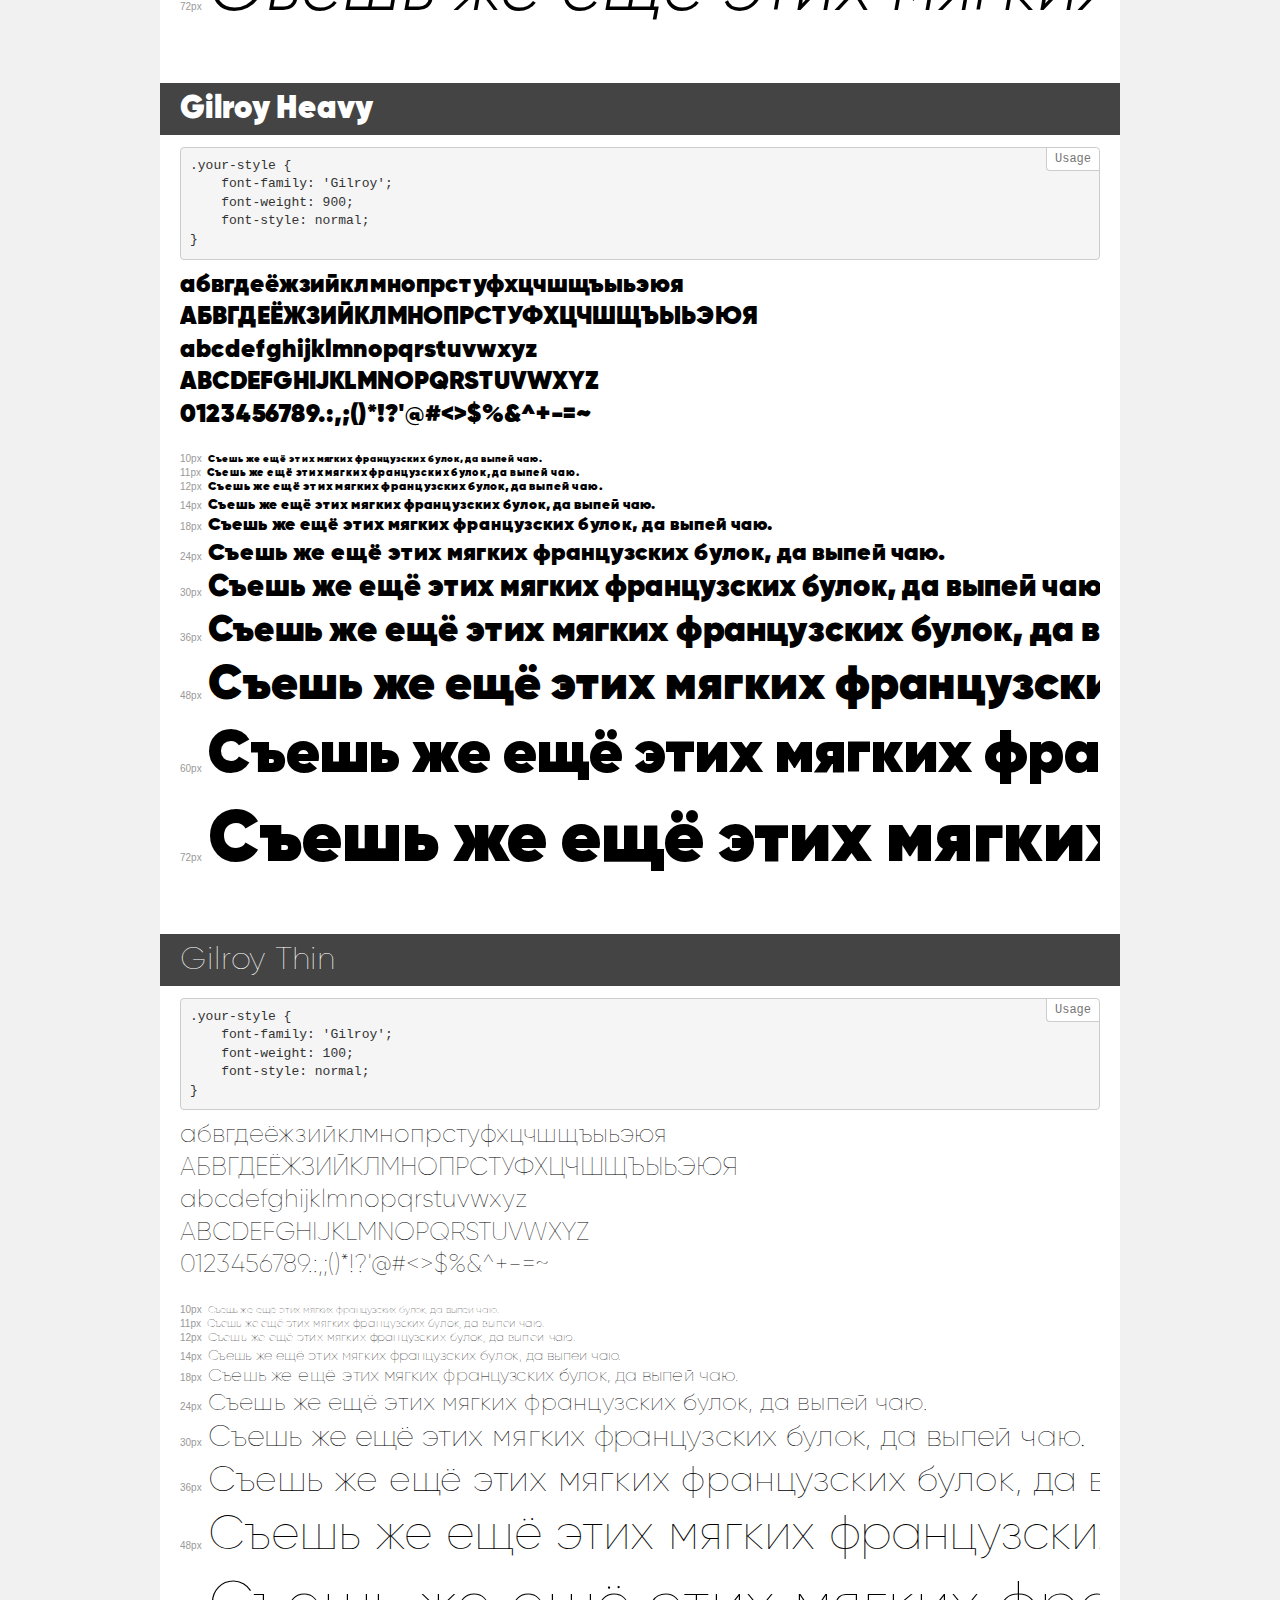
<file: css/fonts/demo.html>
<!DOCTYPE html>
<html>
<head>
    <meta charset="utf-8">
    <meta http-equiv="X-UA-Compatible" content="IE=edge">
    <meta name="viewport" content="width=device-width, initial-scale=1">
    <meta name="robots" content="noindex, noarchive">
    <meta name="format-detection" content="telephone=no">
    <title>Transfonter demo</title>
    <link href="stylesheet.css" rel="stylesheet">
    <style>
        /*
        http://meyerweb.com/eric/tools/css/reset/
        v2.0 | 20110126
        License: none (public domain)
        */
        html, body, div, span, applet, object, iframe,
        h1, h2, h3, h4, h5, h6, p, blockquote, pre,
        a, abbr, acronym, address, big, cite, code,
        del, dfn, em, img, ins, kbd, q, s, samp,
        small, strike, strong, sub, sup, tt, var,
        b, u, i, center,
        dl, dt, dd, ol, ul, li,
        fieldset, form, label, legend,
        table, caption, tbody, tfoot, thead, tr, th, td,
        article, aside, canvas, details, embed,
        figure, figcaption, footer, header, hgroup,
        menu, nav, output, ruby, section, summary,
        time, mark, audio, video {
            margin: 0;
            padding: 0;
            border: 0;
            font-size: 100%;
            font: inherit;
            vertical-align: baseline;
        }
        /* HTML5 display-role reset for older browsers */
        article, aside, details, figcaption, figure,
        footer, header, hgroup, menu, nav, section {
            display: block;
        }
        body {
            line-height: 1;
        }
        ol, ul {
            list-style: none;
        }
        blockquote, q {
            quotes: none;
        }
        blockquote:before, blockquote:after,
        q:before, q:after {
            content: '';
            content: none;
        }
        table {
            border-collapse: collapse;
            border-spacing: 0;
        }
        /* common styles */
        body {
            background: #f1f1f1;
            color: #000;
        }
        .page {
            background: #fff;
            width: 920px;
            margin: 0 auto;
            padding: 20px 20px 0 20px;
            overflow: hidden;
        }
        .font-container {
            overflow-x: auto;
            overflow-y: hidden;
            margin-bottom: 40px;
            line-height: 1.3;
            white-space: nowrap;
            padding-bottom: 5px;
        }
        h1 {
            position: relative;
            background: #444;
            font-size: 32px;
            color: #fff;
            padding: 10px 20px;
            margin: 0 -20px 12px -20px;
        }
        .letters {
            font-size: 25px;
            margin-bottom: 20px;
        }
        .s10:before {
            content: '10px';
        }
        .s11:before {
            content: '11px';
        }
        .s12:before {
            content: '12px';
        }
        .s14:before {
            content: '14px';
        }
        .s18:before {
            content: '18px';
        }
        .s24:before {
            content: '24px';
        }
        .s30:before {
            content: '30px';
        }
        .s36:before {
            content: '36px';
        }
        .s48:before {
            content: '48px';
        }
        .s60:before {
            content: '60px';
        }
        .s72:before {
            content: '72px';
        }
        .s10:before, .s11:before, .s12:before, .s14:before,
        .s18:before, .s24:before, .s30:before, .s36:before,
        .s48:before, .s60:before, .s72:before {
            font-family: Arial, sans-serif;
            font-size: 10px;
            font-weight: normal;
            font-style: normal;
            color: #999;
            padding-right: 6px;
        }
        pre {
            display: block;
            position: relative;
            padding: 9px;
            margin: 0 0 10px;
            font-family: Monaco, Menlo, Consolas, "Courier New", monospace !important;
            font-size: 13px;
            line-height: 1.428571429;
            color: #333;
            font-weight: normal !important;
            font-style: normal !important;
            background-color: #f5f5f5;
            border: 1px solid #ccc;
            overflow-x: auto;
            border-radius: 4px;
        }
        pre:after {
            display: block;
            position: absolute;
            right: 0;
            top: 0;
            content: 'Usage';
            line-height: 1;
            padding: 5px 8px;
            font-size: 12px;
            color: #767676;
            background-color: #fff;
            border: 1px solid #ccc;
            border-right: none;
            border-top: none;
            border-radius: 0 4px 0 4px;
            z-index: 10;
        }
        /* responsive */
        @media (max-width: 959px) {
            .page {
                width: auto;
                margin: 0;
            }
        }
    </style>
</head>
<body>
<div class="page">
    <div class="demo" style="font-family: 'Gilroy'; font-weight: normal; font-style: normal;">
        <h1>Gilroy Regular</h1>
        <pre>.your-style {
    font-family: 'Gilroy';
    font-weight: normal;
    font-style: normal;
}</pre>
        <div class="font-container">
            <p class="letters">
                абвгдеёжзийклмнопрстуфхцчшщъыьэюя<br>
АБВГДЕЁЖЗИЙКЛМНОПРСТУФХЦЧШЩЪЫЬЭЮЯ<br>
abcdefghijklmnopqrstuvwxyz<br>
ABCDEFGHIJKLMNOPQRSTUVWXYZ<br>
                0123456789.:,;()*!?'@#<>$%&^+-=~
            </p>
            <p class="s10" style="font-size: 10px;">Съешь же ещё этих мягких французских булок, да выпей чаю.</p>
            <p class="s11" style="font-size: 11px;">Съешь же ещё этих мягких французских булок, да выпей чаю.</p>
            <p class="s12" style="font-size: 12px;">Съешь же ещё этих мягких французских булок, да выпей чаю.</p>
            <p class="s14" style="font-size: 14px;">Съешь же ещё этих мягких французских булок, да выпей чаю.</p>
            <p class="s18" style="font-size: 18px;">Съешь же ещё этих мягких французских булок, да выпей чаю.</p>
            <p class="s24" style="font-size: 24px;">Съешь же ещё этих мягких французских булок, да выпей чаю.</p>
            <p class="s30" style="font-size: 30px;">Съешь же ещё этих мягких французских булок, да выпей чаю.</p>
            <p class="s36" style="font-size: 36px;">Съешь же ещё этих мягких французских булок, да выпей чаю.</p>
            <p class="s48" style="font-size: 48px;">Съешь же ещё этих мягких французских булок, да выпей чаю.</p>
            <p class="s60" style="font-size: 60px;">Съешь же ещё этих мягких французских булок, да выпей чаю.</p>
            <p class="s72" style="font-size: 72px;">Съешь же ещё этих мягких французских булок, да выпей чаю.</p>
        </div>
    </div>
    <div class="demo" style="font-family: 'Gilroy'; font-weight: 800; font-style: italic;">
        <h1>Gilroy Extrabold Italic</h1>
        <pre>.your-style {
    font-family: 'Gilroy';
    font-weight: 800;
    font-style: italic;
}</pre>
        <div class="font-container">
            <p class="letters">
                абвгдеёжзийклмнопрстуфхцчшщъыьэюя<br>
АБВГДЕЁЖЗИЙКЛМНОПРСТУФХЦЧШЩЪЫЬЭЮЯ<br>
abcdefghijklmnopqrstuvwxyz<br>
ABCDEFGHIJKLMNOPQRSTUVWXYZ<br>
                0123456789.:,;()*!?'@#<>$%&^+-=~
            </p>
            <p class="s10" style="font-size: 10px;">Съешь же ещё этих мягких французских булок, да выпей чаю.</p>
            <p class="s11" style="font-size: 11px;">Съешь же ещё этих мягких французских булок, да выпей чаю.</p>
            <p class="s12" style="font-size: 12px;">Съешь же ещё этих мягких французских булок, да выпей чаю.</p>
            <p class="s14" style="font-size: 14px;">Съешь же ещё этих мягких французских булок, да выпей чаю.</p>
            <p class="s18" style="font-size: 18px;">Съешь же ещё этих мягких французских булок, да выпей чаю.</p>
            <p class="s24" style="font-size: 24px;">Съешь же ещё этих мягких французских булок, да выпей чаю.</p>
            <p class="s30" style="font-size: 30px;">Съешь же ещё этих мягких французских булок, да выпей чаю.</p>
            <p class="s36" style="font-size: 36px;">Съешь же ещё этих мягких французских булок, да выпей чаю.</p>
            <p class="s48" style="font-size: 48px;">Съешь же ещё этих мягких французских булок, да выпей чаю.</p>
            <p class="s60" style="font-size: 60px;">Съешь же ещё этих мягких французских булок, да выпей чаю.</p>
            <p class="s72" style="font-size: 72px;">Съешь же ещё этих мягких французских булок, да выпей чаю.</p>
        </div>
    </div>
    <div class="demo" style="font-family: 'Gilroy'; font-weight: bold; font-style: normal;">
        <h1>Gilroy Bold</h1>
        <pre>.your-style {
    font-family: 'Gilroy';
    font-weight: bold;
    font-style: normal;
}</pre>
        <div class="font-container">
            <p class="letters">
                абвгдеёжзийклмнопрстуфхцчшщъыьэюя<br>
АБВГДЕЁЖЗИЙКЛМНОПРСТУФХЦЧШЩЪЫЬЭЮЯ<br>
abcdefghijklmnopqrstuvwxyz<br>
ABCDEFGHIJKLMNOPQRSTUVWXYZ<br>
                0123456789.:,;()*!?'@#<>$%&^+-=~
            </p>
            <p class="s10" style="font-size: 10px;">Съешь же ещё этих мягких французских булок, да выпей чаю.</p>
            <p class="s11" style="font-size: 11px;">Съешь же ещё этих мягких французских булок, да выпей чаю.</p>
            <p class="s12" style="font-size: 12px;">Съешь же ещё этих мягких французских булок, да выпей чаю.</p>
            <p class="s14" style="font-size: 14px;">Съешь же ещё этих мягких французских булок, да выпей чаю.</p>
            <p class="s18" style="font-size: 18px;">Съешь же ещё этих мягких французских булок, да выпей чаю.</p>
            <p class="s24" style="font-size: 24px;">Съешь же ещё этих мягких французских булок, да выпей чаю.</p>
            <p class="s30" style="font-size: 30px;">Съешь же ещё этих мягких французских булок, да выпей чаю.</p>
            <p class="s36" style="font-size: 36px;">Съешь же ещё этих мягких французских булок, да выпей чаю.</p>
            <p class="s48" style="font-size: 48px;">Съешь же ещё этих мягких французских булок, да выпей чаю.</p>
            <p class="s60" style="font-size: 60px;">Съешь же ещё этих мягких французских булок, да выпей чаю.</p>
            <p class="s72" style="font-size: 72px;">Съешь же ещё этих мягких французских булок, да выпей чаю.</p>
        </div>
    </div>
    <div class="demo" style="font-family: 'Gilroy'; font-weight: 900; font-style: normal;">
        <h1>Gilroy Black</h1>
        <pre>.your-style {
    font-family: 'Gilroy';
    font-weight: 900;
    font-style: normal;
}</pre>
        <div class="font-container">
            <p class="letters">
                абвгдеёжзийклмнопрстуфхцчшщъыьэюя<br>
АБВГДЕЁЖЗИЙКЛМНОПРСТУФХЦЧШЩЪЫЬЭЮЯ<br>
abcdefghijklmnopqrstuvwxyz<br>
ABCDEFGHIJKLMNOPQRSTUVWXYZ<br>
                0123456789.:,;()*!?'@#<>$%&^+-=~
            </p>
            <p class="s10" style="font-size: 10px;">Съешь же ещё этих мягких французских булок, да выпей чаю.</p>
            <p class="s11" style="font-size: 11px;">Съешь же ещё этих мягких французских булок, да выпей чаю.</p>
            <p class="s12" style="font-size: 12px;">Съешь же ещё этих мягких французских булок, да выпей чаю.</p>
            <p class="s14" style="font-size: 14px;">Съешь же ещё этих мягких французских булок, да выпей чаю.</p>
            <p class="s18" style="font-size: 18px;">Съешь же ещё этих мягких французских булок, да выпей чаю.</p>
            <p class="s24" style="font-size: 24px;">Съешь же ещё этих мягких французских булок, да выпей чаю.</p>
            <p class="s30" style="font-size: 30px;">Съешь же ещё этих мягких французских булок, да выпей чаю.</p>
            <p class="s36" style="font-size: 36px;">Съешь же ещё этих мягких французских булок, да выпей чаю.</p>
            <p class="s48" style="font-size: 48px;">Съешь же ещё этих мягких французских булок, да выпей чаю.</p>
            <p class="s60" style="font-size: 60px;">Съешь же ещё этих мягких французских булок, да выпей чаю.</p>
            <p class="s72" style="font-size: 72px;">Съешь же ещё этих мягких французских булок, да выпей чаю.</p>
        </div>
    </div>
    <div class="demo" style="font-family: 'Gilroy'; font-weight: 300; font-style: normal;">
        <h1>Gilroy Light</h1>
        <pre>.your-style {
    font-family: 'Gilroy';
    font-weight: 300;
    font-style: normal;
}</pre>
        <div class="font-container">
            <p class="letters">
                абвгдеёжзийклмнопрстуфхцчшщъыьэюя<br>
АБВГДЕЁЖЗИЙКЛМНОПРСТУФХЦЧШЩЪЫЬЭЮЯ<br>
abcdefghijklmnopqrstuvwxyz<br>
ABCDEFGHIJKLMNOPQRSTUVWXYZ<br>
                0123456789.:,;()*!?'@#<>$%&^+-=~
            </p>
            <p class="s10" style="font-size: 10px;">Съешь же ещё этих мягких французских булок, да выпей чаю.</p>
            <p class="s11" style="font-size: 11px;">Съешь же ещё этих мягких французских булок, да выпей чаю.</p>
            <p class="s12" style="font-size: 12px;">Съешь же ещё этих мягких французских булок, да выпей чаю.</p>
            <p class="s14" style="font-size: 14px;">Съешь же ещё этих мягких французских булок, да выпей чаю.</p>
            <p class="s18" style="font-size: 18px;">Съешь же ещё этих мягких французских булок, да выпей чаю.</p>
            <p class="s24" style="font-size: 24px;">Съешь же ещё этих мягких французских булок, да выпей чаю.</p>
            <p class="s30" style="font-size: 30px;">Съешь же ещё этих мягких французских булок, да выпей чаю.</p>
            <p class="s36" style="font-size: 36px;">Съешь же ещё этих мягких французских булок, да выпей чаю.</p>
            <p class="s48" style="font-size: 48px;">Съешь же ещё этих мягких французских булок, да выпей чаю.</p>
            <p class="s60" style="font-size: 60px;">Съешь же ещё этих мягких французских булок, да выпей чаю.</p>
            <p class="s72" style="font-size: 72px;">Съешь же ещё этих мягких французских булок, да выпей чаю.</p>
        </div>
    </div>
    <div class="demo" style="font-family: 'Gilroy'; font-weight: 600; font-style: normal;">
        <h1>Gilroy Semibold</h1>
        <pre>.your-style {
    font-family: 'Gilroy';
    font-weight: 600;
    font-style: normal;
}</pre>
        <div class="font-container">
            <p class="letters">
                абвгдеёжзийклмнопрстуфхцчшщъыьэюя<br>
АБВГДЕЁЖЗИЙКЛМНОПРСТУФХЦЧШЩЪЫЬЭЮЯ<br>
abcdefghijklmnopqrstuvwxyz<br>
ABCDEFGHIJKLMNOPQRSTUVWXYZ<br>
                0123456789.:,;()*!?'@#<>$%&^+-=~
            </p>
            <p class="s10" style="font-size: 10px;">Съешь же ещё этих мягких французских булок, да выпей чаю.</p>
            <p class="s11" style="font-size: 11px;">Съешь же ещё этих мягких французских булок, да выпей чаю.</p>
            <p class="s12" style="font-size: 12px;">Съешь же ещё этих мягких французских булок, да выпей чаю.</p>
            <p class="s14" style="font-size: 14px;">Съешь же ещё этих мягких французских булок, да выпей чаю.</p>
            <p class="s18" style="font-size: 18px;">Съешь же ещё этих мягких французских булок, да выпей чаю.</p>
            <p class="s24" style="font-size: 24px;">Съешь же ещё этих мягких французских булок, да выпей чаю.</p>
            <p class="s30" style="font-size: 30px;">Съешь же ещё этих мягких французских булок, да выпей чаю.</p>
            <p class="s36" style="font-size: 36px;">Съешь же ещё этих мягких французских булок, да выпей чаю.</p>
            <p class="s48" style="font-size: 48px;">Съешь же ещё этих мягких французских булок, да выпей чаю.</p>
            <p class="s60" style="font-size: 60px;">Съешь же ещё этих мягких французских булок, да выпей чаю.</p>
            <p class="s72" style="font-size: 72px;">Съешь же ещё этих мягких французских булок, да выпей чаю.</p>
        </div>
    </div>
    <div class="demo" style="font-family: 'Gilroy'; font-weight: 500; font-style: normal;">
        <h1>Gilroy Medium</h1>
        <pre>.your-style {
    font-family: 'Gilroy';
    font-weight: 500;
    font-style: normal;
}</pre>
        <div class="font-container">
            <p class="letters">
                абвгдеёжзийклмнопрстуфхцчшщъыьэюя<br>
АБВГДЕЁЖЗИЙКЛМНОПРСТУФХЦЧШЩЪЫЬЭЮЯ<br>
abcdefghijklmnopqrstuvwxyz<br>
ABCDEFGHIJKLMNOPQRSTUVWXYZ<br>
                0123456789.:,;()*!?'@#<>$%&^+-=~
            </p>
            <p class="s10" style="font-size: 10px;">Съешь же ещё этих мягких французских булок, да выпей чаю.</p>
            <p class="s11" style="font-size: 11px;">Съешь же ещё этих мягких французских булок, да выпей чаю.</p>
            <p class="s12" style="font-size: 12px;">Съешь же ещё этих мягких французских булок, да выпей чаю.</p>
            <p class="s14" style="font-size: 14px;">Съешь же ещё этих мягких французских булок, да выпей чаю.</p>
            <p class="s18" style="font-size: 18px;">Съешь же ещё этих мягких французских булок, да выпей чаю.</p>
            <p class="s24" style="font-size: 24px;">Съешь же ещё этих мягких французских булок, да выпей чаю.</p>
            <p class="s30" style="font-size: 30px;">Съешь же ещё этих мягких французских булок, да выпей чаю.</p>
            <p class="s36" style="font-size: 36px;">Съешь же ещё этих мягких французских булок, да выпей чаю.</p>
            <p class="s48" style="font-size: 48px;">Съешь же ещё этих мягких французских булок, да выпей чаю.</p>
            <p class="s60" style="font-size: 60px;">Съешь же ещё этих мягких французских булок, да выпей чаю.</p>
            <p class="s72" style="font-size: 72px;">Съешь же ещё этих мягких французских булок, да выпей чаю.</p>
        </div>
    </div>
    <div class="demo" style="font-family: 'Gilroy'; font-weight: 500; font-style: italic;">
        <h1>Gilroy Medium Italic</h1>
        <pre>.your-style {
    font-family: 'Gilroy';
    font-weight: 500;
    font-style: italic;
}</pre>
        <div class="font-container">
            <p class="letters">
                абвгдеёжзийклмнопрстуфхцчшщъыьэюя<br>
АБВГДЕЁЖЗИЙКЛМНОПРСТУФХЦЧШЩЪЫЬЭЮЯ<br>
abcdefghijklmnopqrstuvwxyz<br>
ABCDEFGHIJKLMNOPQRSTUVWXYZ<br>
                0123456789.:,;()*!?'@#<>$%&^+-=~
            </p>
            <p class="s10" style="font-size: 10px;">Съешь же ещё этих мягких французских булок, да выпей чаю.</p>
            <p class="s11" style="font-size: 11px;">Съешь же ещё этих мягких французских булок, да выпей чаю.</p>
            <p class="s12" style="font-size: 12px;">Съешь же ещё этих мягких французских булок, да выпей чаю.</p>
            <p class="s14" style="font-size: 14px;">Съешь же ещё этих мягких французских булок, да выпей чаю.</p>
            <p class="s18" style="font-size: 18px;">Съешь же ещё этих мягких французских булок, да выпей чаю.</p>
            <p class="s24" style="font-size: 24px;">Съешь же ещё этих мягких французских булок, да выпей чаю.</p>
            <p class="s30" style="font-size: 30px;">Съешь же ещё этих мягких французских булок, да выпей чаю.</p>
            <p class="s36" style="font-size: 36px;">Съешь же ещё этих мягких французских булок, да выпей чаю.</p>
            <p class="s48" style="font-size: 48px;">Съешь же ещё этих мягких французских булок, да выпей чаю.</p>
            <p class="s60" style="font-size: 60px;">Съешь же ещё этих мягких французских булок, да выпей чаю.</p>
            <p class="s72" style="font-size: 72px;">Съешь же ещё этих мягких французских булок, да выпей чаю.</p>
        </div>
    </div>
    <div class="demo" style="font-family: 'Gilroy'; font-weight: 900; font-style: italic;">
        <h1>Gilroy Black Italic</h1>
        <pre>.your-style {
    font-family: 'Gilroy';
    font-weight: 900;
    font-style: italic;
}</pre>
        <div class="font-container">
            <p class="letters">
                абвгдеёжзийклмнопрстуфхцчшщъыьэюя<br>
АБВГДЕЁЖЗИЙКЛМНОПРСТУФХЦЧШЩЪЫЬЭЮЯ<br>
abcdefghijklmnopqrstuvwxyz<br>
ABCDEFGHIJKLMNOPQRSTUVWXYZ<br>
                0123456789.:,;()*!?'@#<>$%&^+-=~
            </p>
            <p class="s10" style="font-size: 10px;">Съешь же ещё этих мягких французских булок, да выпей чаю.</p>
            <p class="s11" style="font-size: 11px;">Съешь же ещё этих мягких французских булок, да выпей чаю.</p>
            <p class="s12" style="font-size: 12px;">Съешь же ещё этих мягких французских булок, да выпей чаю.</p>
            <p class="s14" style="font-size: 14px;">Съешь же ещё этих мягких французских булок, да выпей чаю.</p>
            <p class="s18" style="font-size: 18px;">Съешь же ещё этих мягких французских булок, да выпей чаю.</p>
            <p class="s24" style="font-size: 24px;">Съешь же ещё этих мягких французских булок, да выпей чаю.</p>
            <p class="s30" style="font-size: 30px;">Съешь же ещё этих мягких французских булок, да выпей чаю.</p>
            <p class="s36" style="font-size: 36px;">Съешь же ещё этих мягких французских булок, да выпей чаю.</p>
            <p class="s48" style="font-size: 48px;">Съешь же ещё этих мягких французских булок, да выпей чаю.</p>
            <p class="s60" style="font-size: 60px;">Съешь же ещё этих мягких французских булок, да выпей чаю.</p>
            <p class="s72" style="font-size: 72px;">Съешь же ещё этих мягких французских булок, да выпей чаю.</p>
        </div>
    </div>
    <div class="demo" style="font-family: 'Gilroy'; font-weight: 200; font-style: normal;">
        <h1>Gilroy UltraLight</h1>
        <pre>.your-style {
    font-family: 'Gilroy';
    font-weight: 200;
    font-style: normal;
}</pre>
        <div class="font-container">
            <p class="letters">
                абвгдеёжзийклмнопрстуфхцчшщъыьэюя<br>
АБВГДЕЁЖЗИЙКЛМНОПРСТУФХЦЧШЩЪЫЬЭЮЯ<br>
abcdefghijklmnopqrstuvwxyz<br>
ABCDEFGHIJKLMNOPQRSTUVWXYZ<br>
                0123456789.:,;()*!?'@#<>$%&^+-=~
            </p>
            <p class="s10" style="font-size: 10px;">Съешь же ещё этих мягких французских булок, да выпей чаю.</p>
            <p class="s11" style="font-size: 11px;">Съешь же ещё этих мягких французских булок, да выпей чаю.</p>
            <p class="s12" style="font-size: 12px;">Съешь же ещё этих мягких французских булок, да выпей чаю.</p>
            <p class="s14" style="font-size: 14px;">Съешь же ещё этих мягких французских булок, да выпей чаю.</p>
            <p class="s18" style="font-size: 18px;">Съешь же ещё этих мягких французских булок, да выпей чаю.</p>
            <p class="s24" style="font-size: 24px;">Съешь же ещё этих мягких французских булок, да выпей чаю.</p>
            <p class="s30" style="font-size: 30px;">Съешь же ещё этих мягких французских булок, да выпей чаю.</p>
            <p class="s36" style="font-size: 36px;">Съешь же ещё этих мягких французских булок, да выпей чаю.</p>
            <p class="s48" style="font-size: 48px;">Съешь же ещё этих мягких французских булок, да выпей чаю.</p>
            <p class="s60" style="font-size: 60px;">Съешь же ещё этих мягких французских булок, да выпей чаю.</p>
            <p class="s72" style="font-size: 72px;">Съешь же ещё этих мягких французских булок, да выпей чаю.</p>
        </div>
    </div>
    <div class="demo" style="font-family: 'Gilroy'; font-weight: normal; font-style: italic;">
        <h1>Gilroy Regular Italic</h1>
        <pre>.your-style {
    font-family: 'Gilroy';
    font-weight: normal;
    font-style: italic;
}</pre>
        <div class="font-container">
            <p class="letters">
                абвгдеёжзийклмнопрстуфхцчшщъыьэюя<br>
АБВГДЕЁЖЗИЙКЛМНОПРСТУФХЦЧШЩЪЫЬЭЮЯ<br>
abcdefghijklmnopqrstuvwxyz<br>
ABCDEFGHIJKLMNOPQRSTUVWXYZ<br>
                0123456789.:,;()*!?'@#<>$%&^+-=~
            </p>
            <p class="s10" style="font-size: 10px;">Съешь же ещё этих мягких французских булок, да выпей чаю.</p>
            <p class="s11" style="font-size: 11px;">Съешь же ещё этих мягких французских булок, да выпей чаю.</p>
            <p class="s12" style="font-size: 12px;">Съешь же ещё этих мягких французских булок, да выпей чаю.</p>
            <p class="s14" style="font-size: 14px;">Съешь же ещё этих мягких французских булок, да выпей чаю.</p>
            <p class="s18" style="font-size: 18px;">Съешь же ещё этих мягких французских булок, да выпей чаю.</p>
            <p class="s24" style="font-size: 24px;">Съешь же ещё этих мягких французских булок, да выпей чаю.</p>
            <p class="s30" style="font-size: 30px;">Съешь же ещё этих мягких французских булок, да выпей чаю.</p>
            <p class="s36" style="font-size: 36px;">Съешь же ещё этих мягких французских булок, да выпей чаю.</p>
            <p class="s48" style="font-size: 48px;">Съешь же ещё этих мягких французских булок, да выпей чаю.</p>
            <p class="s60" style="font-size: 60px;">Съешь же ещё этих мягких французских булок, да выпей чаю.</p>
            <p class="s72" style="font-size: 72px;">Съешь же ещё этих мягких французских булок, да выпей чаю.</p>
        </div>
    </div>
    <div class="demo" style="font-family: 'Gilroy'; font-weight: 600; font-style: italic;">
        <h1>Gilroy Semibold Italic</h1>
        <pre>.your-style {
    font-family: 'Gilroy';
    font-weight: 600;
    font-style: italic;
}</pre>
        <div class="font-container">
            <p class="letters">
                абвгдеёжзийклмнопрстуфхцчшщъыьэюя<br>
АБВГДЕЁЖЗИЙКЛМНОПРСТУФХЦЧШЩЪЫЬЭЮЯ<br>
abcdefghijklmnopqrstuvwxyz<br>
ABCDEFGHIJKLMNOPQRSTUVWXYZ<br>
                0123456789.:,;()*!?'@#<>$%&^+-=~
            </p>
            <p class="s10" style="font-size: 10px;">Съешь же ещё этих мягких французских булок, да выпей чаю.</p>
            <p class="s11" style="font-size: 11px;">Съешь же ещё этих мягких французских булок, да выпей чаю.</p>
            <p class="s12" style="font-size: 12px;">Съешь же ещё этих мягких французских булок, да выпей чаю.</p>
            <p class="s14" style="font-size: 14px;">Съешь же ещё этих мягких французских булок, да выпей чаю.</p>
            <p class="s18" style="font-size: 18px;">Съешь же ещё этих мягких французских булок, да выпей чаю.</p>
            <p class="s24" style="font-size: 24px;">Съешь же ещё этих мягких французских булок, да выпей чаю.</p>
            <p class="s30" style="font-size: 30px;">Съешь же ещё этих мягких французских булок, да выпей чаю.</p>
            <p class="s36" style="font-size: 36px;">Съешь же ещё этих мягких французских булок, да выпей чаю.</p>
            <p class="s48" style="font-size: 48px;">Съешь же ещё этих мягких французских булок, да выпей чаю.</p>
            <p class="s60" style="font-size: 60px;">Съешь же ещё этих мягких французских булок, да выпей чаю.</p>
            <p class="s72" style="font-size: 72px;">Съешь же ещё этих мягких французских булок, да выпей чаю.</p>
        </div>
    </div>
    <div class="demo" style="font-family: 'Gilroy'; font-weight: 900; font-style: italic;">
        <h1>Gilroy Heavy Italic</h1>
        <pre>.your-style {
    font-family: 'Gilroy';
    font-weight: 900;
    font-style: italic;
}</pre>
        <div class="font-container">
            <p class="letters">
                абвгдеёжзийклмнопрстуфхцчшщъыьэюя<br>
АБВГДЕЁЖЗИЙКЛМНОПРСТУФХЦЧШЩЪЫЬЭЮЯ<br>
abcdefghijklmnopqrstuvwxyz<br>
ABCDEFGHIJKLMNOPQRSTUVWXYZ<br>
                0123456789.:,;()*!?'@#<>$%&^+-=~
            </p>
            <p class="s10" style="font-size: 10px;">Съешь же ещё этих мягких французских булок, да выпей чаю.</p>
            <p class="s11" style="font-size: 11px;">Съешь же ещё этих мягких французских булок, да выпей чаю.</p>
            <p class="s12" style="font-size: 12px;">Съешь же ещё этих мягких французских булок, да выпей чаю.</p>
            <p class="s14" style="font-size: 14px;">Съешь же ещё этих мягких французских булок, да выпей чаю.</p>
            <p class="s18" style="font-size: 18px;">Съешь же ещё этих мягких французских булок, да выпей чаю.</p>
            <p class="s24" style="font-size: 24px;">Съешь же ещё этих мягких французских булок, да выпей чаю.</p>
            <p class="s30" style="font-size: 30px;">Съешь же ещё этих мягких французских булок, да выпей чаю.</p>
            <p class="s36" style="font-size: 36px;">Съешь же ещё этих мягких французских булок, да выпей чаю.</p>
            <p class="s48" style="font-size: 48px;">Съешь же ещё этих мягких французских булок, да выпей чаю.</p>
            <p class="s60" style="font-size: 60px;">Съешь же ещё этих мягких французских булок, да выпей чаю.</p>
            <p class="s72" style="font-size: 72px;">Съешь же ещё этих мягких французских булок, да выпей чаю.</p>
        </div>
    </div>
    <div class="demo" style="font-family: 'Gilroy'; font-weight: 800; font-style: normal;">
        <h1>Gilroy Extrabold</h1>
        <pre>.your-style {
    font-family: 'Gilroy';
    font-weight: 800;
    font-style: normal;
}</pre>
        <div class="font-container">
            <p class="letters">
                абвгдеёжзийклмнопрстуфхцчшщъыьэюя<br>
АБВГДЕЁЖЗИЙКЛМНОПРСТУФХЦЧШЩЪЫЬЭЮЯ<br>
abcdefghijklmnopqrstuvwxyz<br>
ABCDEFGHIJKLMNOPQRSTUVWXYZ<br>
                0123456789.:,;()*!?'@#<>$%&^+-=~
            </p>
            <p class="s10" style="font-size: 10px;">Съешь же ещё этих мягких французских булок, да выпей чаю.</p>
            <p class="s11" style="font-size: 11px;">Съешь же ещё этих мягких французских булок, да выпей чаю.</p>
            <p class="s12" style="font-size: 12px;">Съешь же ещё этих мягких французских булок, да выпей чаю.</p>
            <p class="s14" style="font-size: 14px;">Съешь же ещё этих мягких французских булок, да выпей чаю.</p>
            <p class="s18" style="font-size: 18px;">Съешь же ещё этих мягких французских булок, да выпей чаю.</p>
            <p class="s24" style="font-size: 24px;">Съешь же ещё этих мягких французских булок, да выпей чаю.</p>
            <p class="s30" style="font-size: 30px;">Съешь же ещё этих мягких французских булок, да выпей чаю.</p>
            <p class="s36" style="font-size: 36px;">Съешь же ещё этих мягких французских булок, да выпей чаю.</p>
            <p class="s48" style="font-size: 48px;">Съешь же ещё этих мягких французских булок, да выпей чаю.</p>
            <p class="s60" style="font-size: 60px;">Съешь же ещё этих мягких французских булок, да выпей чаю.</p>
            <p class="s72" style="font-size: 72px;">Съешь же ещё этих мягких французских булок, да выпей чаю.</p>
        </div>
    </div>
    <div class="demo" style="font-family: 'Gilroy'; font-weight: bold; font-style: italic;">
        <h1>Gilroy Bold Italic</h1>
        <pre>.your-style {
    font-family: 'Gilroy';
    font-weight: bold;
    font-style: italic;
}</pre>
        <div class="font-container">
            <p class="letters">
                абвгдеёжзийклмнопрстуфхцчшщъыьэюя<br>
АБВГДЕЁЖЗИЙКЛМНОПРСТУФХЦЧШЩЪЫЬЭЮЯ<br>
abcdefghijklmnopqrstuvwxyz<br>
ABCDEFGHIJKLMNOPQRSTUVWXYZ<br>
                0123456789.:,;()*!?'@#<>$%&^+-=~
            </p>
            <p class="s10" style="font-size: 10px;">Съешь же ещё этих мягких французских булок, да выпей чаю.</p>
            <p class="s11" style="font-size: 11px;">Съешь же ещё этих мягких французских булок, да выпей чаю.</p>
            <p class="s12" style="font-size: 12px;">Съешь же ещё этих мягких французских булок, да выпей чаю.</p>
            <p class="s14" style="font-size: 14px;">Съешь же ещё этих мягких французских булок, да выпей чаю.</p>
            <p class="s18" style="font-size: 18px;">Съешь же ещё этих мягких французских булок, да выпей чаю.</p>
            <p class="s24" style="font-size: 24px;">Съешь же ещё этих мягких французских булок, да выпей чаю.</p>
            <p class="s30" style="font-size: 30px;">Съешь же ещё этих мягких французских булок, да выпей чаю.</p>
            <p class="s36" style="font-size: 36px;">Съешь же ещё этих мягких французских булок, да выпей чаю.</p>
            <p class="s48" style="font-size: 48px;">Съешь же ещё этих мягких французских булок, да выпей чаю.</p>
            <p class="s60" style="font-size: 60px;">Съешь же ещё этих мягких французских булок, да выпей чаю.</p>
            <p class="s72" style="font-size: 72px;">Съешь же ещё этих мягких французских булок, да выпей чаю.</p>
        </div>
    </div>
    <div class="demo" style="font-family: 'Gilroy'; font-weight: 200; font-style: italic;">
        <h1>Gilroy UltraLight Italic</h1>
        <pre>.your-style {
    font-family: 'Gilroy';
    font-weight: 200;
    font-style: italic;
}</pre>
        <div class="font-container">
            <p class="letters">
                абвгдеёжзийклмнопрстуфхцчшщъыьэюя<br>
АБВГДЕЁЖЗИЙКЛМНОПРСТУФХЦЧШЩЪЫЬЭЮЯ<br>
abcdefghijklmnopqrstuvwxyz<br>
ABCDEFGHIJKLMNOPQRSTUVWXYZ<br>
                0123456789.:,;()*!?'@#<>$%&^+-=~
            </p>
            <p class="s10" style="font-size: 10px;">Съешь же ещё этих мягких французских булок, да выпей чаю.</p>
            <p class="s11" style="font-size: 11px;">Съешь же ещё этих мягких французских булок, да выпей чаю.</p>
            <p class="s12" style="font-size: 12px;">Съешь же ещё этих мягких французских булок, да выпей чаю.</p>
            <p class="s14" style="font-size: 14px;">Съешь же ещё этих мягких французских булок, да выпей чаю.</p>
            <p class="s18" style="font-size: 18px;">Съешь же ещё этих мягких французских булок, да выпей чаю.</p>
            <p class="s24" style="font-size: 24px;">Съешь же ещё этих мягких французских булок, да выпей чаю.</p>
            <p class="s30" style="font-size: 30px;">Съешь же ещё этих мягких французских булок, да выпей чаю.</p>
            <p class="s36" style="font-size: 36px;">Съешь же ещё этих мягких французских булок, да выпей чаю.</p>
            <p class="s48" style="font-size: 48px;">Съешь же ещё этих мягких французских булок, да выпей чаю.</p>
            <p class="s60" style="font-size: 60px;">Съешь же ещё этих мягких французских булок, да выпей чаю.</p>
            <p class="s72" style="font-size: 72px;">Съешь же ещё этих мягких французских булок, да выпей чаю.</p>
        </div>
    </div>
    <div class="demo" style="font-family: 'Gilroy'; font-weight: 300; font-style: italic;">
        <h1>Gilroy Light Italic</h1>
        <pre>.your-style {
    font-family: 'Gilroy';
    font-weight: 300;
    font-style: italic;
}</pre>
        <div class="font-container">
            <p class="letters">
                абвгдеёжзийклмнопрстуфхцчшщъыьэюя<br>
АБВГДЕЁЖЗИЙКЛМНОПРСТУФХЦЧШЩЪЫЬЭЮЯ<br>
abcdefghijklmnopqrstuvwxyz<br>
ABCDEFGHIJKLMNOPQRSTUVWXYZ<br>
                0123456789.:,;()*!?'@#<>$%&^+-=~
            </p>
            <p class="s10" style="font-size: 10px;">Съешь же ещё этих мягких французских булок, да выпей чаю.</p>
            <p class="s11" style="font-size: 11px;">Съешь же ещё этих мягких французских булок, да выпей чаю.</p>
            <p class="s12" style="font-size: 12px;">Съешь же ещё этих мягких французских булок, да выпей чаю.</p>
            <p class="s14" style="font-size: 14px;">Съешь же ещё этих мягких французских булок, да выпей чаю.</p>
            <p class="s18" style="font-size: 18px;">Съешь же ещё этих мягких французских булок, да выпей чаю.</p>
            <p class="s24" style="font-size: 24px;">Съешь же ещё этих мягких французских булок, да выпей чаю.</p>
            <p class="s30" style="font-size: 30px;">Съешь же ещё этих мягких французских булок, да выпей чаю.</p>
            <p class="s36" style="font-size: 36px;">Съешь же ещё этих мягких французских булок, да выпей чаю.</p>
            <p class="s48" style="font-size: 48px;">Съешь же ещё этих мягких французских булок, да выпей чаю.</p>
            <p class="s60" style="font-size: 60px;">Съешь же ещё этих мягких французских булок, да выпей чаю.</p>
            <p class="s72" style="font-size: 72px;">Съешь же ещё этих мягких французских булок, да выпей чаю.</p>
        </div>
    </div>
    <div class="demo" style="font-family: 'Gilroy'; font-weight: 900; font-style: normal;">
        <h1>Gilroy Heavy</h1>
        <pre>.your-style {
    font-family: 'Gilroy';
    font-weight: 900;
    font-style: normal;
}</pre>
        <div class="font-container">
            <p class="letters">
                абвгдеёжзийклмнопрстуфхцчшщъыьэюя<br>
АБВГДЕЁЖЗИЙКЛМНОПРСТУФХЦЧШЩЪЫЬЭЮЯ<br>
abcdefghijklmnopqrstuvwxyz<br>
ABCDEFGHIJKLMNOPQRSTUVWXYZ<br>
                0123456789.:,;()*!?'@#<>$%&^+-=~
            </p>
            <p class="s10" style="font-size: 10px;">Съешь же ещё этих мягких французских булок, да выпей чаю.</p>
            <p class="s11" style="font-size: 11px;">Съешь же ещё этих мягких французских булок, да выпей чаю.</p>
            <p class="s12" style="font-size: 12px;">Съешь же ещё этих мягких французских булок, да выпей чаю.</p>
            <p class="s14" style="font-size: 14px;">Съешь же ещё этих мягких французских булок, да выпей чаю.</p>
            <p class="s18" style="font-size: 18px;">Съешь же ещё этих мягких французских булок, да выпей чаю.</p>
            <p class="s24" style="font-size: 24px;">Съешь же ещё этих мягких французских булок, да выпей чаю.</p>
            <p class="s30" style="font-size: 30px;">Съешь же ещё этих мягких французских булок, да выпей чаю.</p>
            <p class="s36" style="font-size: 36px;">Съешь же ещё этих мягких французских булок, да выпей чаю.</p>
            <p class="s48" style="font-size: 48px;">Съешь же ещё этих мягких французских булок, да выпей чаю.</p>
            <p class="s60" style="font-size: 60px;">Съешь же ещё этих мягких французских булок, да выпей чаю.</p>
            <p class="s72" style="font-size: 72px;">Съешь же ещё этих мягких французских булок, да выпей чаю.</p>
        </div>
    </div>
    <div class="demo" style="font-family: 'Gilroy'; font-weight: 100; font-style: normal;">
        <h1>Gilroy Thin</h1>
        <pre>.your-style {
    font-family: 'Gilroy';
    font-weight: 100;
    font-style: normal;
}</pre>
        <div class="font-container">
            <p class="letters">
                абвгдеёжзийклмнопрстуфхцчшщъыьэюя<br>
АБВГДЕЁЖЗИЙКЛМНОПРСТУФХЦЧШЩЪЫЬЭЮЯ<br>
abcdefghijklmnopqrstuvwxyz<br>
ABCDEFGHIJKLMNOPQRSTUVWXYZ<br>
                0123456789.:,;()*!?'@#<>$%&^+-=~
            </p>
            <p class="s10" style="font-size: 10px;">Съешь же ещё этих мягких французских булок, да выпей чаю.</p>
            <p class="s11" style="font-size: 11px;">Съешь же ещё этих мягких французских булок, да выпей чаю.</p>
            <p class="s12" style="font-size: 12px;">Съешь же ещё этих мягких французских булок, да выпей чаю.</p>
            <p class="s14" style="font-size: 14px;">Съешь же ещё этих мягких французских булок, да выпей чаю.</p>
            <p class="s18" style="font-size: 18px;">Съешь же ещё этих мягких французских булок, да выпей чаю.</p>
            <p class="s24" style="font-size: 24px;">Съешь же ещё этих мягких французских булок, да выпей чаю.</p>
            <p class="s30" style="font-size: 30px;">Съешь же ещё этих мягких французских булок, да выпей чаю.</p>
            <p class="s36" style="font-size: 36px;">Съешь же ещё этих мягких французских булок, да выпей чаю.</p>
            <p class="s48" style="font-size: 48px;">Съешь же ещё этих мягких французских булок, да выпей чаю.</p>
            <p class="s60" style="font-size: 60px;">Съешь же ещё этих мягких французских булок, да выпей чаю.</p>
            <p class="s72" style="font-size: 72px;">Съешь же ещё этих мягких французских булок, да выпей чаю.</p>
        </div>
    </div>
    <div class="demo" style="font-family: 'Gilroy'; font-weight: 100; font-style: italic;">
        <h1>Gilroy Thin Italic</h1>
        <pre>.your-style {
    font-family: 'Gilroy';
    font-weight: 100;
    font-style: italic;
}</pre>
        <div class="font-container">
            <p class="letters">
                абвгдеёжзийклмнопрстуфхцчшщъыьэюя<br>
АБВГДЕЁЖЗИЙКЛМНОПРСТУФХЦЧШЩЪЫЬЭЮЯ<br>
abcdefghijklmnopqrstuvwxyz<br>
ABCDEFGHIJKLMNOPQRSTUVWXYZ<br>
                0123456789.:,;()*!?'@#<>$%&^+-=~
            </p>
            <p class="s10" style="font-size: 10px;">Съешь же ещё этих мягких французских булок, да выпей чаю.</p>
            <p class="s11" style="font-size: 11px;">Съешь же ещё этих мягких французских булок, да выпей чаю.</p>
            <p class="s12" style="font-size: 12px;">Съешь же ещё этих мягких французских булок, да выпей чаю.</p>
            <p class="s14" style="font-size: 14px;">Съешь же ещё этих мягких французских булок, да выпей чаю.</p>
            <p class="s18" style="font-size: 18px;">Съешь же ещё этих мягких французских булок, да выпей чаю.</p>
            <p class="s24" style="font-size: 24px;">Съешь же ещё этих мягких французских булок, да выпей чаю.</p>
            <p class="s30" style="font-size: 30px;">Съешь же ещё этих мягких французских булок, да выпей чаю.</p>
            <p class="s36" style="font-size: 36px;">Съешь же ещё этих мягких французских булок, да выпей чаю.</p>
            <p class="s48" style="font-size: 48px;">Съешь же ещё этих мягких французских булок, да выпей чаю.</p>
            <p class="s60" style="font-size: 60px;">Съешь же ещё этих мягких французских булок, да выпей чаю.</p>
            <p class="s72" style="font-size: 72px;">Съешь же ещё этих мягких французских булок, да выпей чаю.</p>
        </div>
    </div>
</div>
</body>
</html>
</file>
<file: css/fonts/stylesheet.css>
@font-face {
    font-family: 'Gilroy';
    src: url('Gilroy-Regular.eot');
    src: local('Gilroy Regular'), local('Gilroy-Regular'),
        url('Gilroy-Regular.eot?#iefix') format('embedded-opentype'),
        url('Gilroy-Regular.woff2') format('woff2'),
        url('Gilroy-Regular.woff') format('woff'),
        url('Gilroy-Regular.ttf') format('truetype');
    font-weight: normal;
    font-style: normal;
}

@font-face {
    font-family: 'Gilroy';
    src: url('Gilroy-ExtraboldItalic.eot');
    src: local('Gilroy Extrabold Italic'), local('Gilroy-ExtraboldItalic'),
        url('Gilroy-ExtraboldItalic.eot?#iefix') format('embedded-opentype'),
        url('Gilroy-ExtraboldItalic.woff2') format('woff2'),
        url('Gilroy-ExtraboldItalic.woff') format('woff'),
        url('Gilroy-ExtraboldItalic.ttf') format('truetype');
    font-weight: 800;
    font-style: italic;
}

@font-face {
    font-family: 'Gilroy';
    src: url('Gilroy-Bold.eot');
    src: local('Gilroy Bold'), local('Gilroy-Bold'),
        url('Gilroy-Bold.eot?#iefix') format('embedded-opentype'),
        url('Gilroy-Bold.woff2') format('woff2'),
        url('Gilroy-Bold.woff') format('woff'),
        url('Gilroy-Bold.ttf') format('truetype');
    font-weight: bold;
    font-style: normal;
}

@font-face {
    font-family: 'Gilroy';
    src: url('Gilroy-Black.eot');
    src: local('Gilroy Black'), local('Gilroy-Black'),
        url('Gilroy-Black.eot?#iefix') format('embedded-opentype'),
        url('Gilroy-Black.woff2') format('woff2'),
        url('Gilroy-Black.woff') format('woff'),
        url('Gilroy-Black.ttf') format('truetype');
    font-weight: 900;
    font-style: normal;
}

@font-face {
    font-family: 'Gilroy';
    src: url('Gilroy-Light.eot');
    src: local('Gilroy Light'), local('Gilroy-Light'),
        url('Gilroy-Light.eot?#iefix') format('embedded-opentype'),
        url('Gilroy-Light.woff2') format('woff2'),
        url('Gilroy-Light.woff') format('woff'),
        url('Gilroy-Light.ttf') format('truetype');
    font-weight: 300;
    font-style: normal;
}

@font-face {
    font-family: 'Gilroy';
    src: url('Gilroy-Semibold.eot');
    src: local('Gilroy Semibold'), local('Gilroy-Semibold'),
        url('Gilroy-Semibold.eot?#iefix') format('embedded-opentype'),
        url('Gilroy-Semibold.woff2') format('woff2'),
        url('Gilroy-Semibold.woff') format('woff'),
        url('Gilroy-Semibold.ttf') format('truetype');
    font-weight: 600;
    font-style: normal;
}

@font-face {
    font-family: 'Gilroy';
    src: url('Gilroy-Medium.eot');
    src: local('Gilroy Medium'), local('Gilroy-Medium'),
        url('Gilroy-Medium.eot?#iefix') format('embedded-opentype'),
        url('Gilroy-Medium.woff2') format('woff2'),
        url('Gilroy-Medium.woff') format('woff'),
        url('Gilroy-Medium.ttf') format('truetype');
    font-weight: 500;
    font-style: normal;
}

@font-face {
    font-family: 'Gilroy';
    src: url('Gilroy-MediumItalic.eot');
    src: local('Gilroy Medium Italic'), local('Gilroy-MediumItalic'),
        url('Gilroy-MediumItalic.eot?#iefix') format('embedded-opentype'),
        url('Gilroy-MediumItalic.woff2') format('woff2'),
        url('Gilroy-MediumItalic.woff') format('woff'),
        url('Gilroy-MediumItalic.ttf') format('truetype');
    font-weight: 500;
    font-style: italic;
}

@font-face {
    font-family: 'Gilroy';
    src: url('Gilroy-BlackItalic.eot');
    src: local('Gilroy Black Italic'), local('Gilroy-BlackItalic'),
        url('Gilroy-BlackItalic.eot?#iefix') format('embedded-opentype'),
        url('Gilroy-BlackItalic.woff2') format('woff2'),
        url('Gilroy-BlackItalic.woff') format('woff'),
        url('Gilroy-BlackItalic.ttf') format('truetype');
    font-weight: 900;
    font-style: italic;
}

@font-face {
    font-family: 'Gilroy';
    src: url('Gilroy-UltraLight.eot');
    src: local('Gilroy UltraLight'), local('Gilroy-UltraLight'),
        url('Gilroy-UltraLight.eot?#iefix') format('embedded-opentype'),
        url('Gilroy-UltraLight.woff2') format('woff2'),
        url('Gilroy-UltraLight.woff') format('woff'),
        url('Gilroy-UltraLight.ttf') format('truetype');
    font-weight: 200;
    font-style: normal;
}

@font-face {
    font-family: 'Gilroy';
    src: url('Gilroy-RegularItalic.eot');
    src: local('Gilroy Regular Italic'), local('Gilroy-RegularItalic'),
        url('Gilroy-RegularItalic.eot?#iefix') format('embedded-opentype'),
        url('Gilroy-RegularItalic.woff2') format('woff2'),
        url('Gilroy-RegularItalic.woff') format('woff'),
        url('Gilroy-RegularItalic.ttf') format('truetype');
    font-weight: normal;
    font-style: italic;
}

@font-face {
    font-family: 'Gilroy';
    src: url('Gilroy-SemiboldItalic.eot');
    src: local('Gilroy Semibold Italic'), local('Gilroy-SemiboldItalic'),
        url('Gilroy-SemiboldItalic.eot?#iefix') format('embedded-opentype'),
        url('Gilroy-SemiboldItalic.woff2') format('woff2'),
        url('Gilroy-SemiboldItalic.woff') format('woff'),
        url('Gilroy-SemiboldItalic.ttf') format('truetype');
    font-weight: 600;
    font-style: italic;
}

@font-face {
    font-family: 'Gilroy';
    src: url('Gilroy-HeavyItalic.eot');
    src: local('Gilroy Heavy Italic'), local('Gilroy-HeavyItalic'),
        url('Gilroy-HeavyItalic.eot?#iefix') format('embedded-opentype'),
        url('Gilroy-HeavyItalic.woff2') format('woff2'),
        url('Gilroy-HeavyItalic.woff') format('woff'),
        url('Gilroy-HeavyItalic.ttf') format('truetype');
    font-weight: 900;
    font-style: italic;
}

@font-face {
    font-family: 'Gilroy';
    src: url('Gilroy-Extrabold.eot');
    src: local('Gilroy Extrabold'), local('Gilroy-Extrabold'),
        url('Gilroy-Extrabold.eot?#iefix') format('embedded-opentype'),
        url('Gilroy-Extrabold.woff2') format('woff2'),
        url('Gilroy-Extrabold.woff') format('woff'),
        url('Gilroy-Extrabold.ttf') format('truetype');
    font-weight: 800;
    font-style: normal;
}

@font-face {
    font-family: 'Gilroy';
    src: url('Gilroy-BoldItalic.eot');
    src: local('Gilroy Bold Italic'), local('Gilroy-BoldItalic'),
        url('Gilroy-BoldItalic.eot?#iefix') format('embedded-opentype'),
        url('Gilroy-BoldItalic.woff2') format('woff2'),
        url('Gilroy-BoldItalic.woff') format('woff'),
        url('Gilroy-BoldItalic.ttf') format('truetype');
    font-weight: bold;
    font-style: italic;
}

@font-face {
    font-family: 'Gilroy';
    src: url('Gilroy-UltraLightItalic.eot');
    src: local('Gilroy UltraLight Italic'), local('Gilroy-UltraLightItalic'),
        url('Gilroy-UltraLightItalic.eot?#iefix') format('embedded-opentype'),
        url('Gilroy-UltraLightItalic.woff2') format('woff2'),
        url('Gilroy-UltraLightItalic.woff') format('woff'),
        url('Gilroy-UltraLightItalic.ttf') format('truetype');
    font-weight: 200;
    font-style: italic;
}

@font-face {
    font-family: 'Gilroy';
    src: url('Gilroy-LightItalic.eot');
    src: local('Gilroy Light Italic'), local('Gilroy-LightItalic'),
        url('Gilroy-LightItalic.eot?#iefix') format('embedded-opentype'),
        url('Gilroy-LightItalic.woff2') format('woff2'),
        url('Gilroy-LightItalic.woff') format('woff'),
        url('Gilroy-LightItalic.ttf') format('truetype');
    font-weight: 300;
    font-style: italic;
}

@font-face {
    font-family: 'Gilroy';
    src: url('Gilroy-Heavy.eot');
    src: local('Gilroy Heavy'), local('Gilroy-Heavy'),
        url('Gilroy-Heavy.eot?#iefix') format('embedded-opentype'),
        url('Gilroy-Heavy.woff2') format('woff2'),
        url('Gilroy-Heavy.woff') format('woff'),
        url('Gilroy-Heavy.ttf') format('truetype');
    font-weight: 900;
    font-style: normal;
}

@font-face {
    font-family: 'Gilroy';
    src: url('Gilroy-Thin.eot');
    src: local('Gilroy Thin'), local('Gilroy-Thin'),
        url('Gilroy-Thin.eot?#iefix') format('embedded-opentype'),
        url('Gilroy-Thin.woff2') format('woff2'),
        url('Gilroy-Thin.woff') format('woff'),
        url('Gilroy-Thin.ttf') format('truetype');
    font-weight: 100;
    font-style: normal;
}

@font-face {
    font-family: 'Gilroy';
    src: url('Gilroy-ThinItalic.eot');
    src: local('Gilroy Thin Italic'), local('Gilroy-ThinItalic'),
        url('Gilroy-ThinItalic.eot?#iefix') format('embedded-opentype'),
        url('Gilroy-ThinItalic.woff2') format('woff2'),
        url('Gilroy-ThinItalic.woff') format('woff'),
        url('Gilroy-ThinItalic.ttf') format('truetype');
    font-weight: 100;
    font-style: italic;
}
</file>
<file: css/style.css>
:root {
  --special-yellow: #F7E296;
  --basic-black: #000000;
  --basic-dark: #363636;
  --basic-white: #FFFFFF;
  --basic-gray: #464646;
  --basic-half-grey: #7E7E7E;
  --basic-grey-light: #E5E5E5;
  --special-green: #91C92F;
  --special-yellow-dark: #F0C52E;
  --black-opacity: rgba(0, 0, 0, 0.3);
  --black-opacity-2: rgba(0, 0, 0, 0.6);
  --gray-opacity: rgba(255, 255, 255, 0.7);
  --gray-opacity-2: rgba(255, 255, 255, 0.3);
  --special-gray: #DCDCDC;
}

.visually-hidden:not(:focus):not(:active),
input[type="checkbox"].visually-hidden,
input[type="radio"].visually-hidden {
  width: 1px;
  height: 1px;
  margin: -1px;
  border: 0;
  padding: 0;
  white-space: nowrap;
  clip: rect(0 0 0 0);
  overflow: hidden;
}

.page {
  height: 100%;
}

.page-body {
  min-height: 100%;
  display: -ms-grid;
  display: grid;
  -ms-grid-rows: -webkit-min-content 1fr -webkit-min-content;
  -ms-grid-rows: min-content 1fr min-content;
  grid-template-rows: -webkit-min-content 1fr -webkit-min-content;
  grid-template-rows: min-content 1fr min-content;
  -ms-flex-line-pack: start;
      align-content: start;
  background-color: var(--basik-white-deep);
}

body {
  min-width: 1160px;
  margin: 0;
  padding: 0;
  margin-left: auto;
  margin-right: auto;
  font-family: 'Open Sans', Arial, sans-serif;
  font-size: 15px;
  line-height: 28px;
  color: var(--basic-black);
  background-color: var(--basic-white);
  text-align: center;
}

a {
  text-decoration: none;
}

img {
  max-width: 100%;
  height: auto;
}

.container {
  width: 1180px;
  margin: 0 auto;
  padding-left: 10px;
  padding-right: 10px;
  box-sizing: border-box;
}

.style-none {
  list-style: none;
  margin: 0;
  padding: 0;
}

.main-header {
  position: relative;
  margin-top: 28px;
  display: flex;
  flex-wrap: wrap;
  justify-content: space-between;
  min-height: 344px;
  background: url('../img/header-bg.svg') no-repeat;
  background-position: center;
  padding-bottom: 188px;
}

.main-header::after {
  content: '';
  position: absolute;
  background-color: var(--basic-white);
  width: 100px;
  height: 7px;
  left: 600px;
  top: 225px;
}

.header-logo {
  width: 100%;
  height: 35px;
  text-align: left;
  margin-left: 60px;
}

.header-logo:hover,
.header-logo:focus {
  opacity: 0.6;
}

.header-logo:active {
  opacity: 0.3;
}

.header-search {
  position: relative;
  width: auto;
  height: 20px;
  background-color: transparent;
  border: none;
  color: var(--black-opacity);
  margin-left: 98px;
  line-height: 20px;
}

.header-search-form input::placeholder {
  font-weight: 300;
  font-size: 15px;
  line-height: 20px;
  color: var(--black-opacity);
}

.header-search-form input:hover::placeholder {
  color: var(--black-opacity-2);
}

.header-search-form input:focus::placeholder {
  color: var(--basic-black);
}

.header-search:focus .header-search-form {
  border-bottom: 2px solid var(--basic-black);
}

.header-search-form {
  position: relative;
  margin-bottom: auto;
}

.header-search-form::before {
  content: '';
  position: absolute;
  background-image: url('../img/icon-search.svg');
  width: 16px;
  height: 16px;
  left: 60px;
  top: 6px;
}

.search-button {
  position: relative;
  display: none;
  width: 84px;
  height: 50px;
  border: 2px solid var(--basic-black);
  background-color: transparent;
  font-family: 'Open Sans';
  font-weight: 300;
  font-size: 15px;
  line-height: 20px;
  text-transform: uppercase;
}

.header-search:focus + .search-button {
  display: block;
  position: absolute;
  left: 450px;
  top: -12px;
}

.header-search:focus + .search-button::after {
  position: absolute;
  width: 440px;
  height: 2px;
  background-color: var(--basic-black);
  content: '';
  bottom: -2px;
  left: -400px;
}

.header-search:focus + .search-button:hover {
  color: var(--basic-white);
  background-color: var(--basic-black);
}

.header-search:hover + .search-button:active {
  color: var(--gray-opacity-2);
}

.header-line-1 {
  width: 100%;
  display: flex;
  justify-content: space-between;
}

.urn {
  position: relative;
  line-height: 20px;
  margin-right: 60px;
  margin-left: 0px;
  color: var(--basic-black);
}

.urn::before {
  content: '';
  position: absolute;
  background-image: url('../img/urn.svg');
  width: 10px;
  height: 10px;
  left: -22px;
  top: 5px;
}

.urn:hover,
.urn:focus {
  opacity: 0.6;
}

.urn:active {
  opacity: 0.3;
}

.enter {
  position: relative;
  line-height: 20px;
  margin-left: auto;
  margin-right: 239px;
  color: var(--basic-black);
}

.enter::before {
  content: '';
  position: absolute;
  background-image: url('../img/icon-user.svg');
  width: 13px;
  height: 14px;
  left: -24px;
  top: 4px;
}

.enter:hover,
.enter:focus {
  opacity: 0.6;
}

.enter:active {
  opacity: 0.3;
}

.compare {
  position: relative;
  line-height: 20px;
  margin-right: 63px;
  margin-left: 0;
  color: var(--basic-black);
}

.compare::before {
  content: '';
  position: absolute;
  background-image: url('../img/icon-chart.svg');
  width: 14px;
  height: 14px;
  left: -26px;
  top: 5px;
}

.compare:hover,
.compare:focus {
  opacity: 0.6;
}

.compare:active {
  opacity: 0.3;
}

.header-line-2 {
  width: 100%;
  display: flex;
  justify-content: space-between;
  align-items: flex-end;
}

.product-catalog {
  position: relative;
  font-family: 'Gilroy', Arial, sans-serif;
  font-size: 18px;
  line-height: 22px;
  font-weight: 800;
  letter-spacing: 0.1em;
  text-transform: uppercase;
  margin-left: 60px;
  color: var(--basic-black);
  padding-bottom: 100px;
}

.product-catalog::after {
  content: '';
  position: absolute;
  background: url('../img/icon_plus.svg') no-repeat;
  width: 22px;
  height: 22px;
  right: -35px;
  top: -2px;
}

.catalog-list:hover .menu-c,
.catalog-list:focus .menu-c {
  display: grid;
}

.menu-c:hover {
  display: grid;
}

.menu-c {
  position: absolute;
  display: none;
  bottom: 22px;
  left: 10px;
  z-index: 10;
  width: 1160px;
  background-color: var(--special-yellow);
  min-height: 150px;
  width: 700px;
  text-align: left;
}

.menu-c a {
  font-weight: 300;
  font-size: 15px;
  line-height: 20px;
  color: var(--basic-black);
}

.menu-c li:nth-of-type(1) {
  grid-column: 1/2;
  grid-row: 1/2;
  margin-left: 20px;
}

.menu-c li:nth-of-type(2) {
  grid-column: 2/3;
  grid-row: 1/2;
}

.menu-c li:nth-of-type(3) {
  grid-column: 3/4;
  grid-row: 1/2;
}

.menu-c li:nth-of-type(4) {
  grid-column: 1/2;
  grid-row: 2/3;
  margin-left: 20px;
}

.menu-c li:nth-of-type(5) {
  grid-column: 2/3;
  grid-row: 2/3;
}

.menu-c li:nth-of-type(6) {
  grid-column: 1/2;
  grid-row: 3/4;
  margin-left: 20px;
}

.service {
  font-size: 18px;
  line-height: 22px;
  display: flex;
}

.contacts {
  font-family: 'Gilroy', Arial, sans-serif;
  letter-spacing: 0.2em;
  font-weight: 800;
  text-transform: uppercase;
  margin-right: 60px;
  color: var(--basic-black);
}

.contacts:hover,
.contacts:focus {
  opacity: 0.6;
}

.contacts:active {
  opacity: 0.3;
}

.guarantee {
  font-family: 'Gilroy', Arial, sans-serif;
  letter-spacing: 0.2em;
  font-weight: 800;
  text-transform: uppercase;
  margin-right: 111px;
  color: var(--basic-black);
}

.guarantee:hover,
.guarantee:focus {
  opacity: 0.6;
}

.guarantee:active {
  opacity: 0.3;
}


.delivery {
  font-family: 'Gilroy', Arial, sans-serif;
  letter-spacing: 0.2em;
  font-weight: 800;
  text-transform: uppercase;
  margin-right: 38px;
  color: var(--basic-black);
}

.delivery:hover,
.delivery:focus {
  opacity: 0.6;
}

.delivery:active {
  opacity: 0.3;
}

.main-slider {
  position: relative;
  width: 1024px;
  display: flex;
  justify-content: space-between;
  margin: 0 auto;
  margin-top: -170px;
}

.main-slider::before {
  position: absolute;
  content: '01';
  font-family: 'Gilroy', Arial, sans-serif;
  right: 0;
  top: 0px;
  color: var(--basic-white);
  font-size: 179px;
  line-height: 219px;
  font-weight: 800;
  height: 182px;
  width: 170px;
}

.slider-img {
  margin-top: 17px;
}

.slider-description {
  display: flex;
  flex-wrap: wrap;
  flex-direction: column;
  padding-top: 110px;
  padding-left: 127px;
}

.slider-description-label {
  font-family: 'Gilroy', Arial, sans-serif;
  width: 100%;
  font-size: 47px;
  line-height: 58px;
  width: 390px;
  font-weight: 800;
  text-align: left;
  margin-top: 0;
  margin-bottom: 30px;
}

.slider-description-text {
  line-height: 20px;
  width: 478px;
  text-align: left;
  margin-top: 0;
  font-weight: 300;
  margin-bottom: 60px;
}

.slider-about {
  position: relative;
  font-family: 'Gilroy', Arial, sans-serif;
  letter-spacing: 0.2em;
  text-transform: uppercase;
  line-height: 22px;
  font-weight: 800;
  color: var(--basic-black);
  height: 40px;
  width: 220px;
  padding-top: 10px;
  box-sizing: border-box;
}

.slider-about::before {
  position: absolute;
  content: '';
  width: 220px;
  height: 8px;
  top: 17px;
  left: 0px;
  z-index: -1;
  background-color: var(--special-yellow-dark);
  transition: all 500ms ease;
}

.slider-about:hover::before,
.slider-about:focus::before  {
  position: absolute;
  content: '';
  width: 220px;
  height: 40px;
  top: 0px;
  left: 0px;
  z-index: -1;
  background-color: var(--special-yellow-dark);
}

.slider-about:active {
  color: var(--black-opacity);
}

.slider-specifications {
  display: flex;
  justify-content: space-between;
  width: 444px;;
}

.slider-specifications p {
  text-align: left;
}

.slider-specifications-1 {
  font-family: 'Gilroy', Arial, sans-serif;
  font-weight: 300;
  font-size: 36px;
  line-height: 42px;
  letter-spacing: 0.1em;
  margin-bottom: 15px;
  margin-top: 60px;
}

.slider-specifications-2 {
  font-family: 'Gilroy', Arial, sans-serif;
  font-weight: 300;
  font-size: 13px;
  line-height: 15px;
  letter-spacing: 0.1em;
  margin-bottom: 0;
}

.catalog {
  display: flex;
  flex-wrap: wrap;
  justify-content: space-between;
  width: 100%;
}

.popular-text {
  position: relative;
  font-family: 'Gilroy', Arial, sans-serif;
  display: block;
  font-weight: 800;
  font-size: 18px;
  line-height: 22px;
  letter-spacing: 0.05em;
  width: 171px;
  text-align: left;
  margin-top: 198px;
  color: var(--basic-black);
}

.popular-text::after {
  position: absolute;
  content: '';
  background-color: var(--special-yellow);
  left: 0px;
  top: -198px;
  width: 160px;
  height: 160px;
  z-index: 1;
  transition: all 300ms ease;
}

.popular-text:hover::after,
.popular-text:focus::after {
  background-color: var(--special-yellow-dark);
}

.popular-text:active::before {
  opacity: 0.3;
}

.popular-text:active {
  color: var(--black-opacity);
}

.popular-section {
  padding-top: 20px;
  margin-top: 88px;
}

.vr::before {
  position: absolute;
  content: '';
  background: url('../img/vr.svg');
  left: 31px;
  top: -146px;
  width: 97px;
  height: 55px;
  z-index: 2;
}

.selfie::before {
  position: absolute;
  content: '';
  background: url('../img/selfie.svg');
  left: 37px;
  top: -177px;
  width: 86px;
  height: 117px;
  z-index: 2;
}

.camera::before {
  position: absolute;
  content: '';
  background: url('../img/camera.svg');
  left: 44px;
  top: -162px;
  width: 71px;
  height: 87px;
  z-index: 2;
}

.clock::before {
  position: absolute;
  content: '';
  background: url('../img/clock.svg');
  left: 27px;
  top: -150px;
  width: 107px;
  height: 65px;
  z-index: 2;
}

.clock-2::before {
  position: absolute;
  content: '';
  background: url('../img/clock-2.svg');
  left: 52px;
  top: -167px;
  width: 56px;
  height: 98px;
  z-index: 2;
}

.copter::before {
  position: absolute;
  content: '';
  background: url('../img/copter.svg');
  left: 14px;
  top: -152px;
  width: 132px;
  height: 69px;
  z-index: 2;
}

.service-section {
  position: relative;
  display: flex;
  min-height: 403px;
  width: 100%;
  background-size: 90% 100%;
  background-position: bottom;
  margin-top: 49px;
}

.service-section::after {
  content: '';
  position: absolute;
  top: 115px;
  z-index: -3;
  height: 288px;
  width: 100%;
  background-color: var(--basic-grey-light);
}

.service-slider {
  position: relative;
  display: flex;
  padding-top: 86px;
  padding-bottom: 135px;
}

.service-slider::after {
  position: absolute;
  content: '';
  background: url('../img/delivery-man.svg');
  right: 42px;
  top: 86px;
  width: 136px;
  height: 164px;
}

.service-slider::before {
  position: absolute;
  content: '';
  background-color: var(--basic-black);
  left: 277px;
  top: 15px;
  width: 7px;
  height: 320px;
}

.service-list {
  display: flex;
  flex-direction: column;
  width: 277px;
  text-align: left;
  justify-content: space-between;
}

.service-list a {
  font-family: 'Gilroy', Arial, sans-serif;
  display: block;
  font-weight: 800;
  font-size: 18px;
  line-height: 22px;
  letter-spacing: 0.2em;
  text-transform: uppercase;
  color: var(--basic-black);
}

.service-text {
  display: flex;
  flex-direction: column;
  text-align: left;
  padding-left: 190px;
}

.service-text h3 {
  font-family: 'Gilroy', Arial, sans-serif;
  font-weight: 800;
  font-size: 47px;
  line-height: 58px;
  letter-spacing: 0.2em;
  margin-top: -18px;
  margin-bottom: 20px;
}

.service-text p {
  width: 495px;
  font-weight: 300;
  font-size: 15px;
  line-height: 28px;
  letter-spacing: 0.1em;
  margin-top: 0;
}

.service-button {
  position: relative;
  z-index: 2;
  padding-left: 24px;
  height: 40px;
  width: 160px;
  padding-top: 10px;
}

.service-button::before {
  position: absolute;
  content: '';
  width: 160px;
  height: 8px;
  top: 17px;
  left: 0px;
  z-index: -1;
  background-color: var(--special-yellow-dark);
  transition: all 500ms ease;
}

.service-button:hover::before,
.service-button:focus::before {
  position: absolute;
  content: '';
  width: 160px;
  height: 40px;
  top: 0px;
  left: 0px;
  z-index: -1;
  background-color: var(--special-yellow-dark);
  transition: all 500ms ease;
}

.service-button:active::before {
  position: absolute;
  content: '';
  width: 272px;
  height: 40px;
  top: 0px;
  left: 0px;
  z-index: -1;
  background-color: var(--basic-black);
  transition: all 500ms ease;
}

.service-button:active {
    color: var(--special-yellow);
}

.partners-list {
  display: flex;
  justify-content: space-between;
}

.dji:hover {
  background-image: url('../img/logo-1.svg');
}

.gadgets:hover {
  background-image: url('../img/logo-2.svg');
}

.gopro:hover {
  background-image: url('../img/logo-3.svg');
}

.vive:hover {
  background-image: url('../img/logo-4.svg');
}

.about-us {
  display: flex;
  justify-content: space-between;
}

.about-us-1 {
  position: relative;
  width: 473px;
  display: flex;
  flex-direction: column;
  text-align: left;
}

.about-us-1::before {
  position: absolute;
  content: '';
  width: 80px;
  height: 7px;
  top: 0px;
  left: 0px;
  background-color: var(--basic-black);
}

.about-us-1 h2 {
  font-family: 'Gilroy', Arial, sans-serif;
  font-weight: 800;
  font-size: 47px;
  line-height: 58px;
  letter-spacing: 0.2em;
}

.about-us-text {
  font-weight: 300;
  font-size: 15px;
  line-height: 28px;
}

.about-ul p {
  position: relative;
  font-family: 'Gilroy', Arial, sans-serif;
  font-weight: 800;
  font-size: 16px;
  line-height: 28px;
  margin-left: 24px;
}

.about-ul p::before {
  position: absolute;
  content: '';
  width: 8px;
  height: 8px;
  top: 10px;
  left: -24px;
  background: url('../img/ellipse.svg');
}

.about-us-2 {
  position: relative;
  display: flex;
  text-align: left;
  flex-direction: column;
  width: 560px;
}

.about-us-2::before {
  position: absolute;
  content: '';
  width: 80px;
  height: 7px;
  top: 0px;
  left: 0px;
  background-color: var(--basic-black);
}

.slider-about {
  text-align: center;
}

.about-us-2 h2 {
  font-family: 'Gilroy', Arial, sans-serif;
  font-weight: 800;
  font-size: 47px;
  line-height: 58px;
  letter-spacing: 0.2em;
}

/* footer */

.footer-bg {
  background-color: var(--basic-dark);
}

.footer-line {
  display: flex;
  flex-direction: column;
  min-height: 324px;
}

.footer-line-1 {
  display: flex;
  justify-content: space-between;
  margin-top: 46px;
  padding-left: 40px;
  padding-right: 40px;
}

.line-1-list {
  display: flex;

}

.line-1-list a {
  font-weight: 300;
  font-size: 15px;
  line-height: 20px;
  color: var(--gray-opacity);
  margin-left: 63px;
  margin-top: 46px;
}

.footer-line-2 {
  display: flex;
  justify-content: space-between;
  margin-right: auto;
  padding-left: 40px;
  padding-right: 40px;
}

.footer-line-2 p {
  font-weight: 300;
  font-size: 15px;
  line-height: 20px;
  color: var(--basic-white);
  margin-left: 0;
}

.line-2-list {
  display: flex;
  margin-right: 205px;
}

.line-2-list a {
  font-family: 'Gilroy', Arial, sans-serif;
  font-weight: 800;
  font-size: 18px;
  line-height: 22px;
  letter-spacing: 0.2em;
  text-transform: uppercase;
  color: var(--basic-white);
}

.line-2-list li:nth-of-type(1),
.line-2-list li:nth-of-type(2) {
  margin-right: 36px;
}

.adress {
  margin-right: 156px;
}

.smm {
  display: flex;
}

.social-column {
  display: flex;
  justify-content: center;
  width: 100%;
}

/* Страница каталога */

.catalog-header {
  position: relative;
  margin-top: 28px;
  display: flex;
  flex-wrap: wrap;
  justify-content: space-between;
  min-height: 206px;
  background: url('../img/header-catalog-bg.svg') no-repeat;
  background-position: center;
  padding-bottom: 50px;
}

.crumb h2 {
  font-family: 'Gilroy', Arial, sans-serif;
  font-weight: 800;
  font-size: 47px;
  line-height: 58px;
  text-align: left;
  margin-left: 60px;
  margin-top: 34px;
  margin-bottom: 30px;
}

.crumb-list {
  display: flex;
  margin-left: 60px;
  margin-top: 30px;
  margin-bottom: 50px;
}

.crumb-list li {
  position: relative;
}

.crumb-list a {
  font-style: normal;
  font-weight: 300;
  font-size: 14px;
  line-height: 19px;
  color: var(--black-opacity);
  margin-right: 40px;
}

.crumb-list li:not(:last-of-type)::after {
  content: '';
  position: absolute;
  background: url('../img/arrow-right.svg') no-repeat;
  width: 12px;
  height: 12px;
  right: 16px;
  top: 8px;
}

.filter-section {
  position: relative;
  display: flex;
  justify-content: space-between;
}

.filter {
  min-height: 1284px;
  width: 328px;
  text-align: left;
  background-color: var(--basic-grey-light);
}

.filter h2 {
  position: relative;
  font-family: 'Gilroy', Arial, sans-serif;
  font-weight: 800;
  font-size: 16px;
  line-height: 20px;
  letter-spacing: 0.1em;
  text-transform: uppercase;
  padding: 25px 193px 25px 60px;
  background-color: var(--special-gray);
  margin: 0;
  min-height: 70px;
  box-sizing: border-box;
}

.filter-form {
  display: flex;
  flex-direction: column;
}

.filter-1,
.filter-2,
.filter-3 {
  border: none;
  margin-left: 60px;
  padding: 0;
  margin-top: 20px;
  margin-bottom: 20px;
}

.filter-legend {
  position: relative;
  font-family: 'Gilroy', Arial, sans-serif;
  font-weight: 800;
  font-size: 14px;
  line-height: 17px;
  letter-spacing: 0.1em;
}

.filter-legend::after {
  content: '';
  position: absolute;
  background-color: var(--basic-black);
  width: 200px;
  height: 2px;
  top: -14px;
  left: 0;
}

.filter-2 {
  display: flex;
  flex-direction: column;
}

.filter-3 {
  display: flex;
  flex-direction: column;
}

.sort-section {
  flex-grow: 1;
}

.sort {
  display: flex;
  min-height: 70px;
  width: 100%;
  justify-content: space-between;
  background-color: var(--basic-grey-light);
  align-items: center;
}

.sort p {
  font-family: 'Gilroy', Arial, sans-serif;
  font-weight: 800;
  font-size: 16px;
  line-height: 20px;
  letter-spacing: 0.1em;
  text-transform: uppercase;
}

.sort-result {
  display: flex;
  align-items: center;
}

.sort-result-list {
  display: flex;
}












//
</file>
